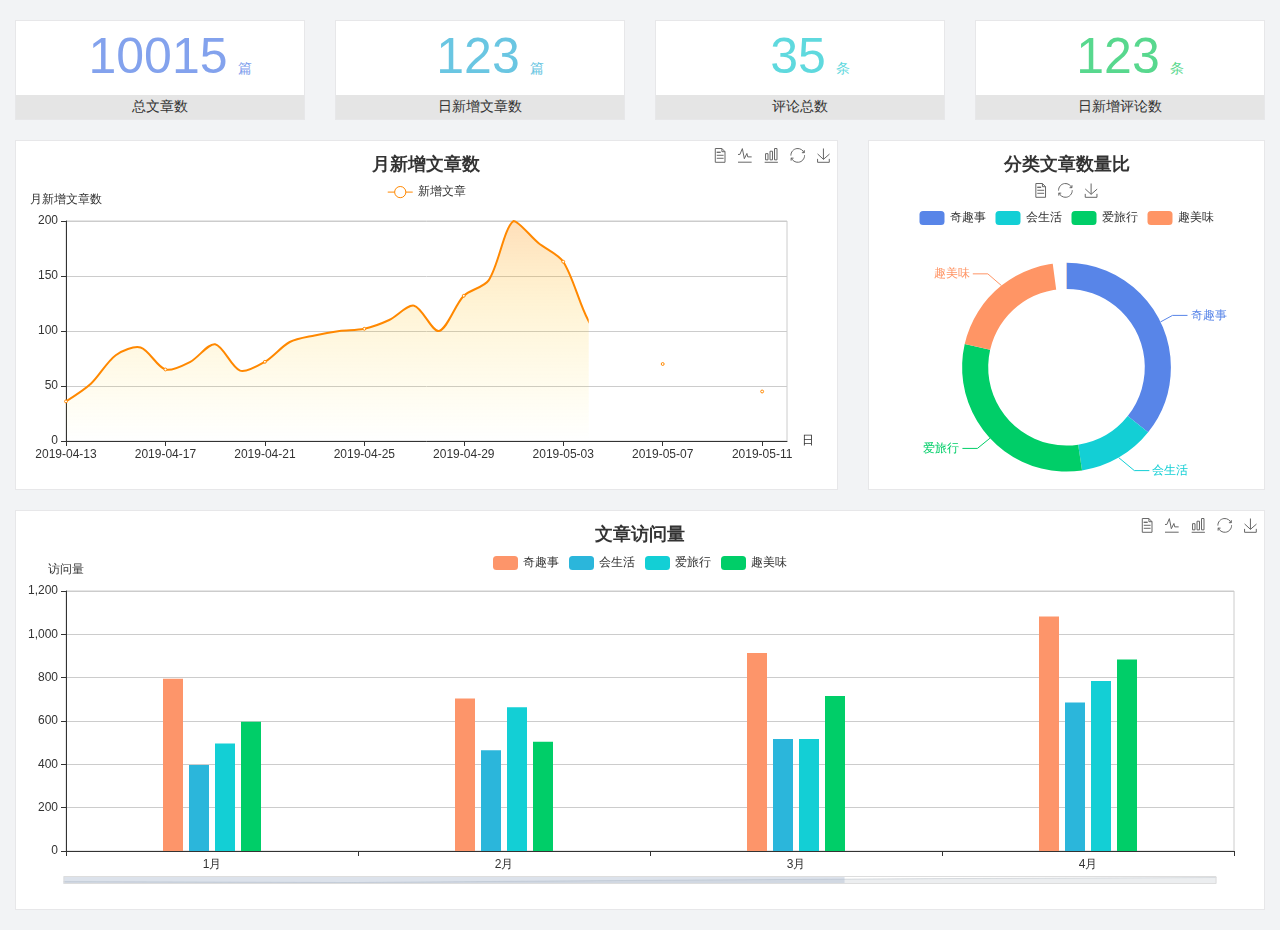
<file: home/dashboard.html>
<!DOCTYPE html>
<html lang="en">

<head>
  <meta charset="UTF-8">
  <meta name="viewport" content="width=device-width, initial-scale=1.0">
  <meta http-equiv="X-UA-Compatible" content="ie=edge">
  <title>图表统计</title>
  <link rel="stylesheet" href="../../assets/lib/bootstrap.css" />
  <link rel="stylesheet" href="../../assets/lib/main.css" />
  <script src="../../assets/lib/jquery.js"></script>
  <script type="text/javascript" src="../../assets/lib/echarts.min.js"></script>
</head>

<body>
  <div class="container-fluid">
    <div class="row spannel_list">
      <div class="col-sm-3 col-xs-6">
        <div class="spannel">
          <em>10015</em><span>篇</span>
          <b>总文章数</b>
        </div>
      </div>
      <div class="col-sm-3 col-xs-6">
        <div class="spannel scolor01">
          <em>123</em><span>篇</span>
          <b>日新增文章数</b>
        </div>
      </div>
      <div class="col-sm-3 col-xs-6">
        <div class="spannel scolor02">
          <em>35</em><span>条</span>
          <b>评论总数</b>
        </div>
      </div>
      <div class="col-sm-3 col-xs-6">
        <div class="spannel scolor03">
          <em>123</em><span>条</span>
          <b>日新增评论数</b>
        </div>
      </div>
    </div>
  </div>

  <div class="container-fluid">
    <div class="row curve-pie">
      <div class="col-lg-8 col-md-8">
        <div class="gragh_pannel" id="curve_show"></div>
      </div>
      <div class="col-lg-4 col-md-4">
        <div class="gragh_pannel" id="pie_show"></div>
      </div>
    </div>
  </div>

  <div class="container-fluid">
    <div class="column_pannel" id="column_show"></div>
  </div>

  <script>
    var oChart = echarts.init(document.getElementById('curve_show'));
    var aList_all = [
      { 'count': 36, 'date': '2019-04-13' },
      { 'count': 52, 'date': '2019-04-14' },
      { 'count': 78, 'date': '2019-04-15' },
      { 'count': 85, 'date': '2019-04-16' },
      { 'count': 65, 'date': '2019-04-17' },
      { 'count': 72, 'date': '2019-04-18' },
      { 'count': 88, 'date': '2019-04-19' },
      { 'count': 64, 'date': '2019-04-20' },
      { 'count': 72, 'date': '2019-04-21' },
      { 'count': 90, 'date': '2019-04-22' },
      { 'count': 96, 'date': '2019-04-23' },
      { 'count': 100, 'date': '2019-04-24' },
      { 'count': 102, 'date': '2019-04-25' },
      { 'count': 110, 'date': '2019-04-26' },
      { 'count': 123, 'date': '2019-04-27' },
      { 'count': 100, 'date': '2019-04-28' },
      { 'count': 132, 'date': '2019-04-29' },
      { 'count': 146, 'date': '2019-04-30' },
      { 'count': 200, 'date': '2019-05-01' },
      { 'count': 180, 'date': '2019-05-02' },
      { 'count': 163, 'date': '2019-05-03' },
      { 'count': 110, 'date': '2019-05-04' },
      { 'count': 80, 'date': '2019-05-05' },
      { 'count': 82, 'date': '2019-05-06' },
      { 'count': 70, 'date': '2019-05-07' },
      { 'count': 65, 'date': '2019-05-08' },
      { 'count': 54, 'date': '2019-05-09' },
      { 'count': 40, 'date': '2019-05-10' },
      { 'count': 45, 'date': '2019-05-11' },
      { 'count': 38, 'date': '2019-05-12' },
    ];

    let aCount = [];
    let aDate = [];

    for (var i = 0; i < aList_all.length; i++) {
      aCount.push(aList_all[i].count);
      aDate.push(aList_all[i].date);
    }

    var chartopt = {
      title: {
        text: '月新增文章数',
        left: 'center',
        top: '10'
      },
      tooltip: {
        trigger: 'axis'
      },
      legend: {
        data: ['新增文章'],
        top: '40'
      },
      toolbox: {
        show: true,
        feature: {
          mark: { show: true },
          dataView: { show: true, readOnly: false },
          magicType: { show: true, type: ['line', 'bar'] },
          restore: { show: true },
          saveAsImage: { show: true }
        }
      },
      calculable: true,
      xAxis: [
        {
          name: '日',
          type: 'category',
          boundaryGap: false,
          data: aDate
        }
      ],
      yAxis: [
        {
          name: '月新增文章数',
          type: 'value'
        }
      ],
      series: [
        {
          name: '新增文章',
          type: 'line',
          smooth: true,
          itemStyle: { normal: { areaStyle: { type: 'default' }, color: '#f80' }, lineStyle: { color: '#f80' } },
          data: aCount
        }],
      areaStyle: {
        normal: {
          color: new echarts.graphic.LinearGradient(0, 0, 0, 1, [{
            offset: 0,
            color: 'rgba(255,136,0,0.39)'
          }, {
            offset: .34,
            color: 'rgba(255,180,0,0.25)'
          }, {
            offset: 1,
            color: 'rgba(255,222,0,0.00)'
          }])

        }
      },
      grid: {
        show: true,
        x: 50,
        x2: 50,
        y: 80,
        height: 220
      }
    };

    oChart.setOption(chartopt);


    var oPie = echarts.init(document.getElementById('pie_show'));
    var oPieopt =
    {
      title: {
        top: 10,
        text: '分类文章数量比',
        x: 'center'
      },
      tooltip: {
        trigger: 'item',
        formatter: "{a} <br/>{b} : {c} ({d}%)"
      },
      color: ['#5885e8', '#13cfd5', '#00ce68', '#ff9565'],
      legend: {
        x: 'center',
        top: 65,
        data: ['奇趣事', '会生活', '爱旅行', '趣美味']
      },
      toolbox: {
        show: true,
        x: 'center',
        top: 35,
        feature: {
          mark: { show: true },
          dataView: { show: true, readOnly: false },
          magicType: {
            show: true,
            type: ['pie', 'funnel'],
            option: {
              funnel: {
                x: '25%',
                width: '50%',
                funnelAlign: 'left',
                max: 1548
              }
            }
          },
          restore: { show: true },
          saveAsImage: { show: true }
        }
      },
      calculable: true,
      series: [
        {
          name: '访问来源',
          type: 'pie',
          radius: ['45%', '60%'],
          center: ['50%', '65%'],
          data: [
            { value: 300, name: '奇趣事' },
            { value: 100, name: '会生活' },
            { value: 260, name: '爱旅行' },
            { value: 180, name: '趣美味' }
          ]
        }
      ]
    };
    oPie.setOption(oPieopt);



    var oColumn = this.echarts.init(document.getElementById('column_show'));
    var oColumnopt =
    {
      title: {
        text: '文章访问量',
        left: 'center',
        top: '10'
      },
      tooltip: {
        trigger: 'axis'
      },
      legend: {
        data: ['奇趣事', '会生活', '爱旅行', '趣美味'],
        top: '40'
      },
      toolbox: {
        show: true,
        feature: {
          mark: { show: true },
          dataView: { show: true, readOnly: false },
          magicType: { show: true, type: ['line', 'bar'] },
          restore: { show: true },
          saveAsImage: { show: true }
        }
      },
      calculable: true,
      xAxis: [
        {
          type: 'category',
          data: ['1月', '2月', '3月', '4月', '5月']
        }
      ],
      yAxis: [
        {
          name: '访问量',
          type: 'value'
        }
      ],
      series: [
        {
          name: '奇趣事',
          type: 'bar',
          barWidth: 20,
          itemStyle: {
            normal: { areaStyle: { type: 'default' }, color: '#fd956a' }
          },
          data: [800, 708, 920, 1090, 1200]
        },
        {
          name: '会生活',
          type: 'bar',
          barWidth: 20,
          itemStyle: {
            normal: { areaStyle: { type: 'default' }, color: '#2bb6db' }
          },
          data: [400, 468, 520, 690, 800]
        },
        {
          name: '爱旅行',
          type: 'bar',
          barWidth: 20,
          itemStyle: {
            normal: { areaStyle: { type: 'default' }, color: '#13cfd5' }
          },
          data: [500, 668, 520, 790, 900]
        },
        {
          name: '趣美味',
          type: 'bar',
          barWidth: 20,
          itemStyle: {
            normal: { areaStyle: { type: 'default' }, color: '#00ce68' }
          },
          data: [600, 508, 720, 890, 1000]
        }
      ],
      grid: {
        show: true,
        x: 50,
        x2: 30,
        y: 80,
        height: 260
      },
      dataZoom: [//给x轴设置滚动条
        {
          start: 0,//默认为0
          end: 100 - 1000 / 31,//默认为100
          type: 'slider',
          show: true,
          xAxisIndex: [0],
          handleSize: 0,//滑动条的 左右2个滑动条的大小
          height: 8,//组件高度
          left: 45, //左边的距离
          right: 50,//右边的距离
          bottom: 26,//右边的距离
          handleColor: '#ddd',//h滑动图标的颜色
          handleStyle: {
            borderColor: "#cacaca",
            borderWidth: "1",
            shadowBlur: 2,
            background: "#ddd",
            shadowColor: "#ddd",
          }
        }]
    };
    oColumn.setOption(oColumnopt);
  </script>
</body>

</html>
</file>
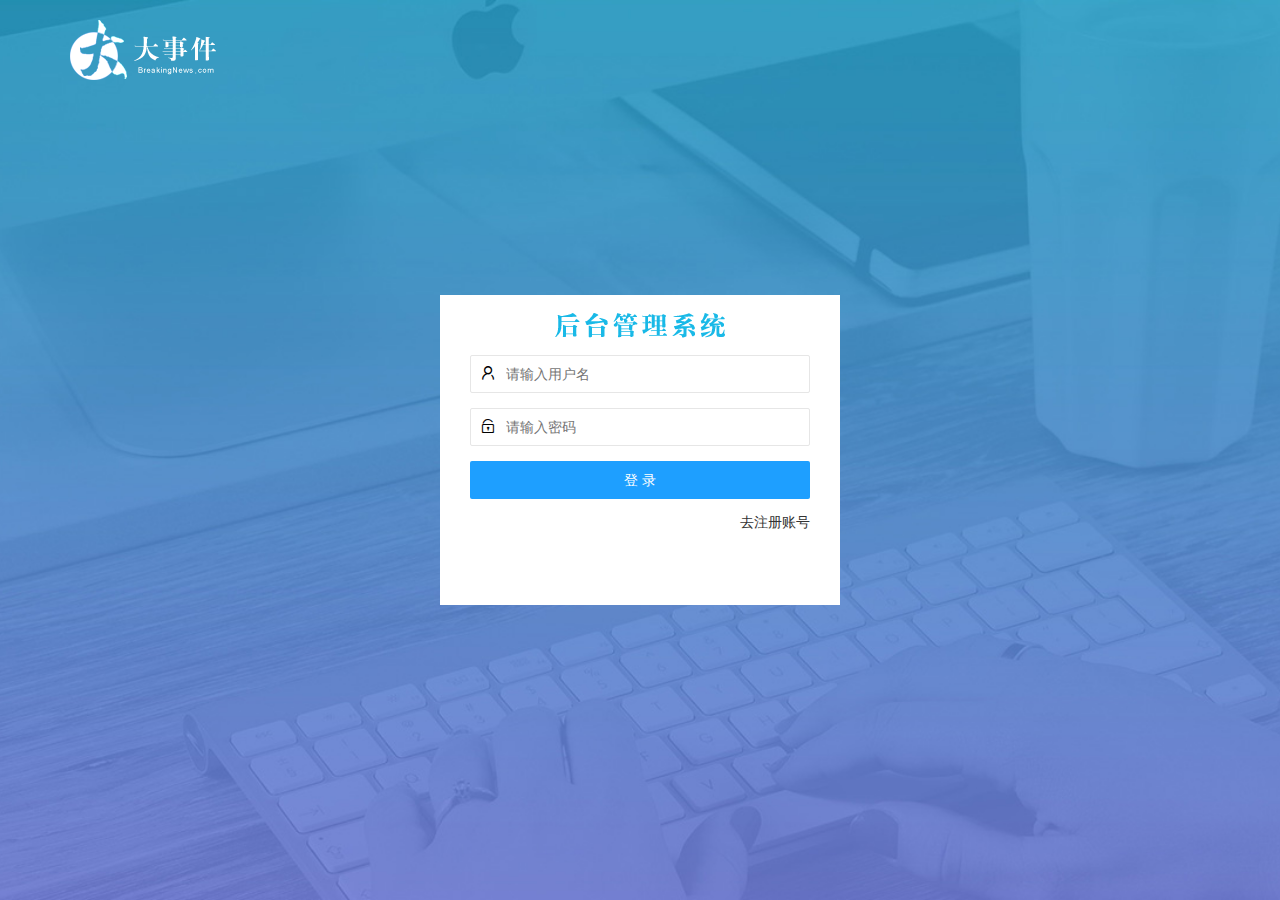
<file: home/login.html>
<!DOCTYPE html>
<html lang="en">

<head>
    <meta charset="UTF-8">
    <meta name="viewport" content="width=device-width, initial-scale=1.0">
    <title>大事件项目第二次</title>
    <link rel="stylesheet" href="/assets/lib/layui/css/layui.css">
    <link rel="stylesheet" href="/assets/css/login.css">
</head>

<body>
    <!-- logo部分 -->
    <div class="layui-main logo">
        <img src="/assets/images/logo.png" alt="">
    </div>
    <div class="box">
        <!-- 后台管理系统题目 -->
        <div class="title"></div>
        <!-- 登录和注册部分 -->
        <div class="loginAndRegister">
            <!-- 登录部分 -->
            <div class="login">
                <!-- 登录表单 -->
                <form class="layui-form" id="loginForm">
                    <div class="layui-form-item">
                        <i class="layui-icon layui-icon-username"></i>
                        <input type="text" name="username" required lay-verify="required" placeholder="请输入用户名" autocomplete="off" class="layui-input">
                    </div>
                    <div class="layui-form-item">
                        <i class="layui-icon layui-icon-password"></i>
                        <input type="password" name="password" required lay-verify="required|pass" placeholder="请输入密码" autocomplete="off" class="layui-input">
                    </div>

                    <div class="layui-form-item">
                        <button class="layui-btn layui-btn-normal layui-btn-fluid" lay-submit lay-filter="formDemo">登 录</button>
                    </div>
                </form>
                <a href="javascript:;" class="gotoRegister">去注册账号</a>
            </div>

            <!-- 注册部分 -->
            <div class="register" style="display: none;">
                <!-- 注册表单 -->
                <form class="layui-form" id="registerForm">
                    <div class="layui-form-item">
                        <i class="layui-icon layui-icon-username"></i>
                        <input type="text" name="username" required lay-verify="required" placeholder="请输入用户名" autocomplete="off" class="layui-input">
                    </div>
                    <div class="layui-form-item">
                        <i class="layui-icon layui-icon-password"></i>
                        <input type="password" name="password" required lay-verify="required|pass" placeholder="请输入密码" autocomplete="off" class="layui-input pwd_one">
                    </div>
                    <div class="layui-form-item">
                        <i class="layui-icon layui-icon-password"></i>
                        <input type="password" name="repassword" required lay-verify="required|pass|repass" placeholder="请再次输入密码" autocomplete="off" class="layui-input">
                    </div>


                    <div class="layui-form-item">
                        <button class="layui-btn layui-btn-normal layui-btn-fluid" lay-submit lay-filter="formDemo">注 册</button>
                    </div>
                </form>
                <a href="javascript:;" class="gotoLogin">去登录</a>
            </div>

        </div>
    </div>

    <!-- js部分 -->
    <script src="/assets/lib/layui/layui.all.js"></script>
    <script src="/assets/lib/jquery.js"></script>
    <script src="/assets/js/ajaxConfig.js"></script>
    <script src="/assets/js/login.js"></script>
</body>

</html>
</file>
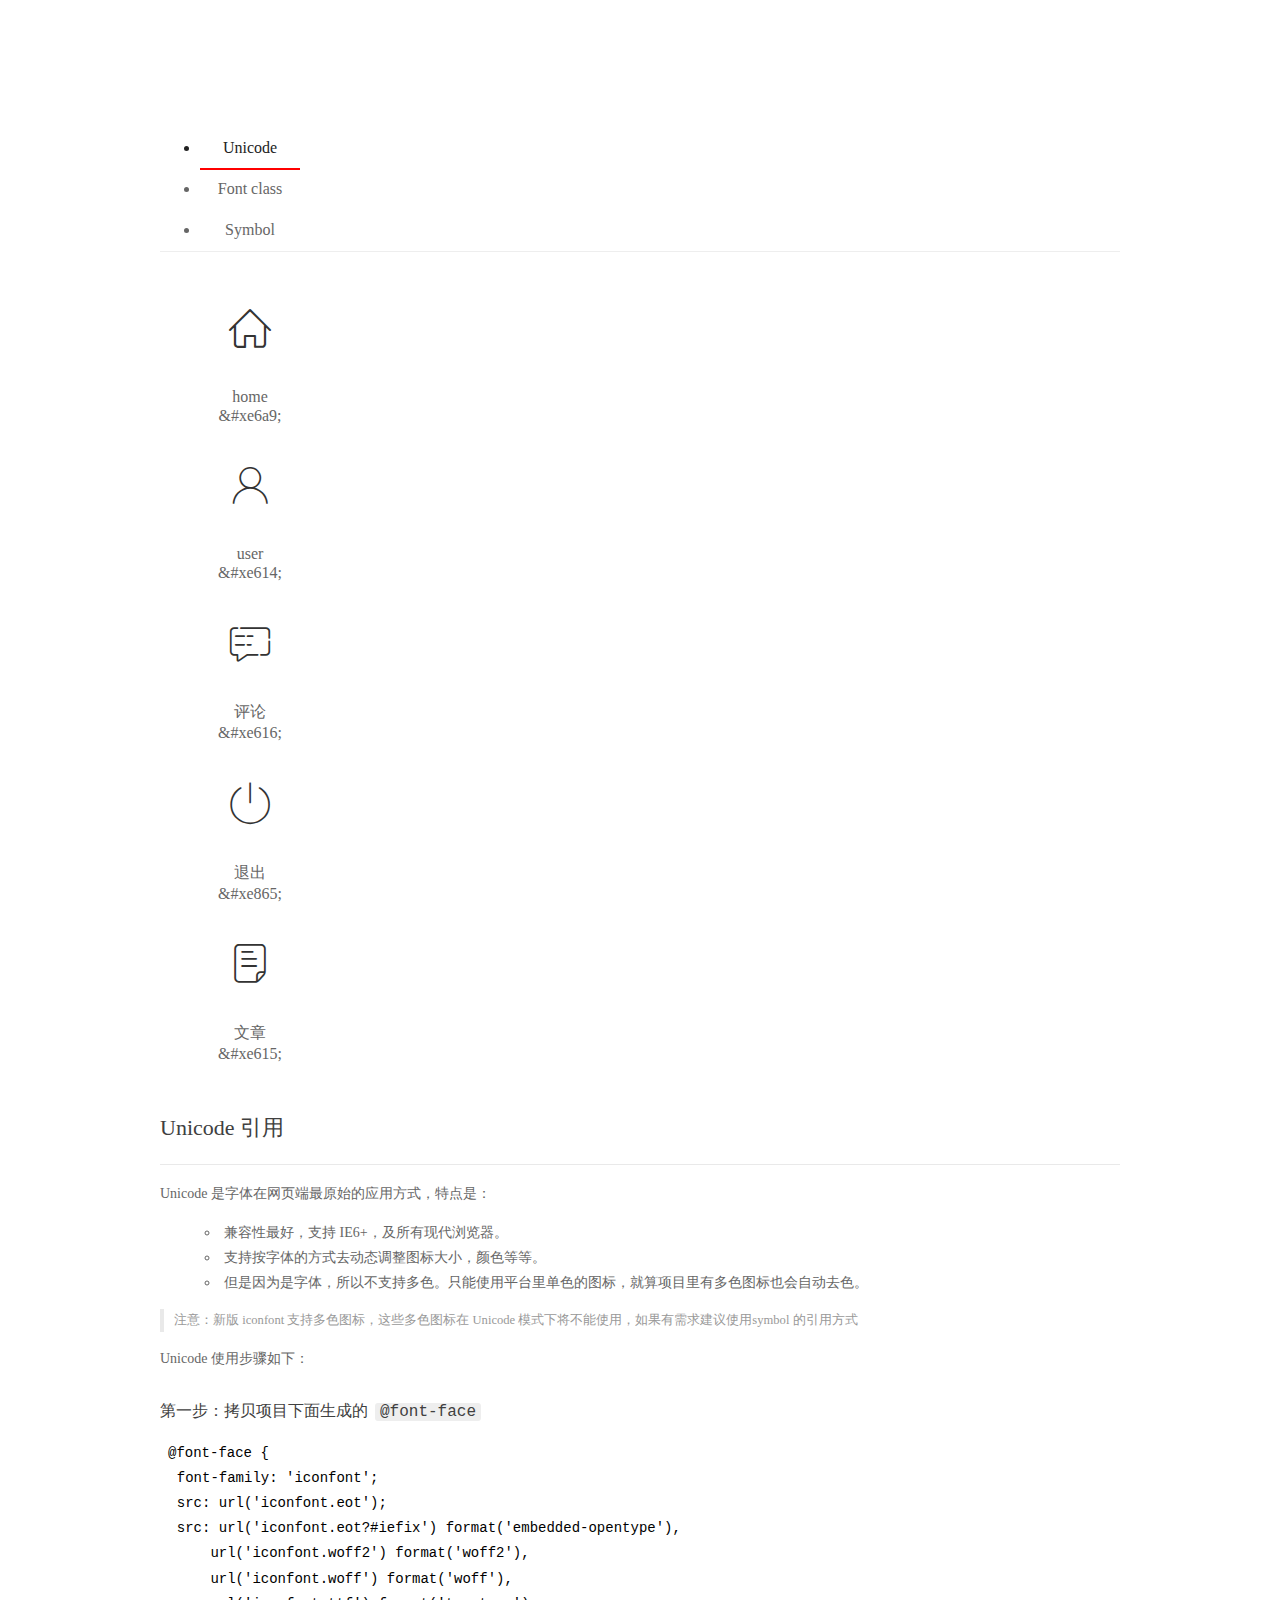
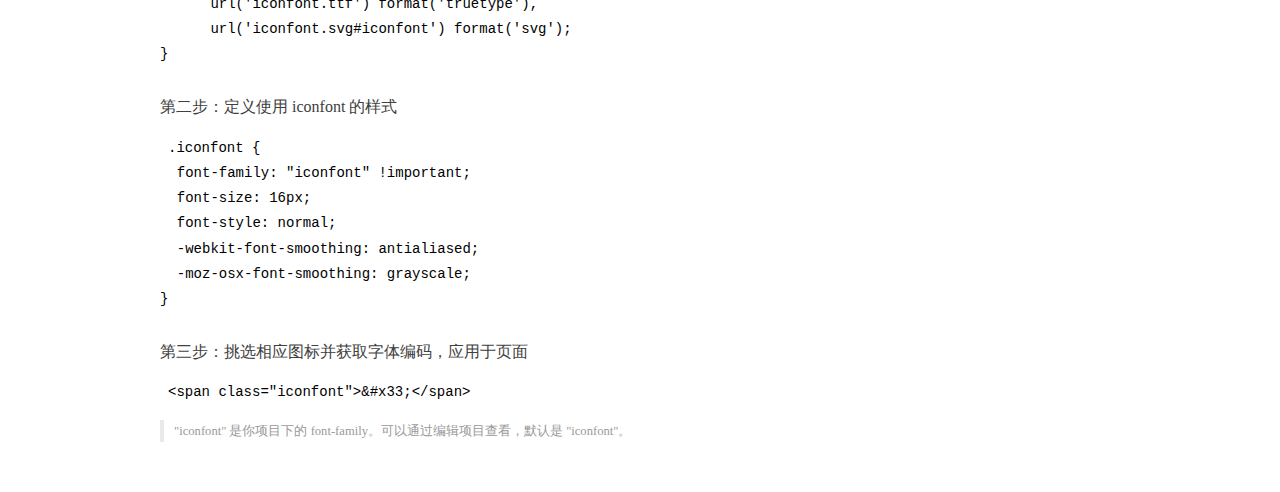
<file: assets/fonts/demo_index.html>
<!DOCTYPE html>
<html>
<head>
  <meta charset="utf-8"/>
  <title>IconFont Demo</title>
  <link rel="shortcut icon" href="https://gtms04.alicdn.com/tps/i4/TB1_oz6GVXXXXaFXpXXJDFnIXXX-64-64.ico" type="image/x-icon"/>
  <link rel="stylesheet" href="https://g.alicdn.com/thx/cube/1.3.2/cube.min.css">
  <link rel="stylesheet" href="demo.css">
  <link rel="stylesheet" href="iconfont.css">
  <script src="iconfont.js"></script>
  <!-- jQuery -->
  <script src="https://a1.alicdn.com/oss/uploads/2018/12/26/7bfddb60-08e8-11e9-9b04-53e73bb6408b.js"></script>
  <!-- 代码高亮 -->
  <script src="https://a1.alicdn.com/oss/uploads/2018/12/26/a3f714d0-08e6-11e9-8a15-ebf944d7534c.js"></script>
</head>
<body>
  <div class="main">
    <h1 class="logo"><a href="https://www.iconfont.cn/" title="iconfont 首页" target="_blank">&#xe86b;</a></h1>
    <div class="nav-tabs">
      <ul id="tabs" class="dib-box">
        <li class="dib active"><span>Unicode</span></li>
        <li class="dib"><span>Font class</span></li>
        <li class="dib"><span>Symbol</span></li>
      </ul>
      
    </div>
    <div class="tab-container">
      <div class="content unicode" style="display: block;">
          <ul class="icon_lists dib-box">
          
            <li class="dib">
              <span class="icon iconfont">&#xe6a9;</span>
                <div class="name">home</div>
                <div class="code-name">&amp;#xe6a9;</div>
              </li>
          
            <li class="dib">
              <span class="icon iconfont">&#xe614;</span>
                <div class="name">user</div>
                <div class="code-name">&amp;#xe614;</div>
              </li>
          
            <li class="dib">
              <span class="icon iconfont">&#xe616;</span>
                <div class="name">评论</div>
                <div class="code-name">&amp;#xe616;</div>
              </li>
          
            <li class="dib">
              <span class="icon iconfont">&#xe865;</span>
                <div class="name">退出</div>
                <div class="code-name">&amp;#xe865;</div>
              </li>
          
            <li class="dib">
              <span class="icon iconfont">&#xe615;</span>
                <div class="name">文章</div>
                <div class="code-name">&amp;#xe615;</div>
              </li>
          
          </ul>
          <div class="article markdown">
          <h2 id="unicode-">Unicode 引用</h2>
          <hr>

          <p>Unicode 是字体在网页端最原始的应用方式，特点是：</p>
          <ul>
            <li>兼容性最好，支持 IE6+，及所有现代浏览器。</li>
            <li>支持按字体的方式去动态调整图标大小，颜色等等。</li>
            <li>但是因为是字体，所以不支持多色。只能使用平台里单色的图标，就算项目里有多色图标也会自动去色。</li>
          </ul>
          <blockquote>
            <p>注意：新版 iconfont 支持多色图标，这些多色图标在 Unicode 模式下将不能使用，如果有需求建议使用symbol 的引用方式</p>
          </blockquote>
          <p>Unicode 使用步骤如下：</p>
          <h3 id="-font-face">第一步：拷贝项目下面生成的 <code>@font-face</code></h3>
<pre><code class="language-css"
>@font-face {
  font-family: 'iconfont';
  src: url('iconfont.eot');
  src: url('iconfont.eot?#iefix') format('embedded-opentype'),
      url('iconfont.woff2') format('woff2'),
      url('iconfont.woff') format('woff'),
      url('iconfont.ttf') format('truetype'),
      url('iconfont.svg#iconfont') format('svg');
}
</code></pre>
          <h3 id="-iconfont-">第二步：定义使用 iconfont 的样式</h3>
<pre><code class="language-css"
>.iconfont {
  font-family: "iconfont" !important;
  font-size: 16px;
  font-style: normal;
  -webkit-font-smoothing: antialiased;
  -moz-osx-font-smoothing: grayscale;
}
</code></pre>
          <h3 id="-">第三步：挑选相应图标并获取字体编码，应用于页面</h3>
<pre>
<code class="language-html"
>&lt;span class="iconfont"&gt;&amp;#x33;&lt;/span&gt;
</code></pre>
          <blockquote>
            <p>"iconfont" 是你项目下的 font-family。可以通过编辑项目查看，默认是 "iconfont"。</p>
          </blockquote>
          </div>
      </div>
      <div class="content font-class">
        <ul class="icon_lists dib-box">
          
          <li class="dib">
            <span class="icon iconfont icon-home"></span>
            <div class="name">
              home
            </div>
            <div class="code-name">.icon-home
            </div>
          </li>
          
          <li class="dib">
            <span class="icon iconfont icon-user"></span>
            <div class="name">
              user
            </div>
            <div class="code-name">.icon-user
            </div>
          </li>
          
          <li class="dib">
            <span class="icon iconfont icon-pinglun"></span>
            <div class="name">
              评论
            </div>
            <div class="code-name">.icon-pinglun
            </div>
          </li>
          
          <li class="dib">
            <span class="icon iconfont icon-tuichu"></span>
            <div class="name">
              退出
            </div>
            <div class="code-name">.icon-tuichu
            </div>
          </li>
          
          <li class="dib">
            <span class="icon iconfont icon-16"></span>
            <div class="name">
              文章
            </div>
            <div class="code-name">.icon-16
            </div>
          </li>
          
        </ul>
        <div class="article markdown">
        <h2 id="font-class-">font-class 引用</h2>
        <hr>

        <p>font-class 是 Unicode 使用方式的一种变种，主要是解决 Unicode 书写不直观，语意不明确的问题。</p>
        <p>与 Unicode 使用方式相比，具有如下特点：</p>
        <ul>
          <li>兼容性良好，支持 IE8+，及所有现代浏览器。</li>
          <li>相比于 Unicode 语意明确，书写更直观。可以很容易分辨这个 icon 是什么。</li>
          <li>因为使用 class 来定义图标，所以当要替换图标时，只需要修改 class 里面的 Unicode 引用。</li>
          <li>不过因为本质上还是使用的字体，所以多色图标还是不支持的。</li>
        </ul>
        <p>使用步骤如下：</p>
        <h3 id="-fontclass-">第一步：引入项目下面生成的 fontclass 代码：</h3>
<pre><code class="language-html">&lt;link rel="stylesheet" href="./iconfont.css"&gt;
</code></pre>
        <h3 id="-">第二步：挑选相应图标并获取类名，应用于页面：</h3>
<pre><code class="language-html">&lt;span class="iconfont icon-xxx"&gt;&lt;/span&gt;
</code></pre>
        <blockquote>
          <p>"
            iconfont" 是你项目下的 font-family。可以通过编辑项目查看，默认是 "iconfont"。</p>
        </blockquote>
      </div>
      </div>
      <div class="content symbol">
          <ul class="icon_lists dib-box">
          
            <li class="dib">
                <svg class="icon svg-icon" aria-hidden="true">
                  <use xlink:href="#icon-home"></use>
                </svg>
                <div class="name">home</div>
                <div class="code-name">#icon-home</div>
            </li>
          
            <li class="dib">
                <svg class="icon svg-icon" aria-hidden="true">
                  <use xlink:href="#icon-user"></use>
                </svg>
                <div class="name">user</div>
                <div class="code-name">#icon-user</div>
            </li>
          
            <li class="dib">
                <svg class="icon svg-icon" aria-hidden="true">
                  <use xlink:href="#icon-pinglun"></use>
                </svg>
                <div class="name">评论</div>
                <div class="code-name">#icon-pinglun</div>
            </li>
          
            <li class="dib">
                <svg class="icon svg-icon" aria-hidden="true">
                  <use xlink:href="#icon-tuichu"></use>
                </svg>
                <div class="name">退出</div>
                <div class="code-name">#icon-tuichu</div>
            </li>
          
            <li class="dib">
                <svg class="icon svg-icon" aria-hidden="true">
                  <use xlink:href="#icon-16"></use>
                </svg>
                <div class="name">文章</div>
                <div class="code-name">#icon-16</div>
            </li>
          
          </ul>
          <div class="article markdown">
          <h2 id="symbol-">Symbol 引用</h2>
          <hr>

          <p>这是一种全新的使用方式，应该说这才是未来的主流，也是平台目前推荐的用法。相关介绍可以参考这篇<a href="">文章</a>
            这种用法其实是做了一个 SVG 的集合，与另外两种相比具有如下特点：</p>
          <ul>
            <li>支持多色图标了，不再受单色限制。</li>
            <li>通过一些技巧，支持像字体那样，通过 <code>font-size</code>, <code>color</code> 来调整样式。</li>
            <li>兼容性较差，支持 IE9+，及现代浏览器。</li>
            <li>浏览器渲染 SVG 的性能一般，还不如 png。</li>
          </ul>
          <p>使用步骤如下：</p>
          <h3 id="-symbol-">第一步：引入项目下面生成的 symbol 代码：</h3>
<pre><code class="language-html">&lt;script src="./iconfont.js"&gt;&lt;/script&gt;
</code></pre>
          <h3 id="-css-">第二步：加入通用 CSS 代码（引入一次就行）：</h3>
<pre><code class="language-html">&lt;style&gt;
.icon {
  width: 1em;
  height: 1em;
  vertical-align: -0.15em;
  fill: currentColor;
  overflow: hidden;
}
&lt;/style&gt;
</code></pre>
          <h3 id="-">第三步：挑选相应图标并获取类名，应用于页面：</h3>
<pre><code class="language-html">&lt;svg class="icon" aria-hidden="true"&gt;
  &lt;use xlink:href="#icon-xxx"&gt;&lt;/use&gt;
&lt;/svg&gt;
</code></pre>
          </div>
      </div>

    </div>
  </div>
  <script>
  $(document).ready(function () {
      $('.tab-container .content:first').show()

      $('#tabs li').click(function (e) {
        var tabContent = $('.tab-container .content')
        var index = $(this).index()

        if ($(this).hasClass('active')) {
          return
        } else {
          $('#tabs li').removeClass('active')
          $(this).addClass('active')

          tabContent.hide().eq(index).fadeIn()
        }
      })
    })
  </script>
</body>
</html>
</file>
<file: assets/lib/main.css>
body{
    font-family:'MicroSoft YaHei';
    background-color: #f2f3f5;
}
.main_wrap{
    position:fixed;
    width:100%;
    height:100%;
    left:0px;
    top:0px;
    background:url('../images/login_bg.jpg'); 
    background-size:100% 100%; 
  }
.header{
    width:1200px;
    overflow: hidden;
    margin:20px auto 0;
}
.heade .logo{
    float: left;
}
.header .copyright{
    float:right;
    font-size:12px;
    color:#fff;
    text-align:right;
    line-height:20px;
    margin-top:10px;
}
.login_form_con{
    position:absolute;
    left:50%;
    top:50%;
    margin-left:-200px;
    margin-top:-155px;
    width:400px;
    height:310px;
    background-color: #edeff0;
}

.login_form{
    position: relative;
}

.login_form .icon-user{
    position:absolute;
    font-size:16px;
    color:#999;
    left:46px;
    top:12px;
}
.login_form .icon-key{
    position:absolute;
    font-size:18px;
    color:#999;
    left:46px;
    top:78px;
}
.login_title{
    height:60px;
    background:url('../images/login_title.png') center center no-repeat #fff;
}
.input_txt,.input_pass,.input_sub{
    display:block;
    width:334px;
    height:37px;
    padding:0px;
    text-indent:40px;
    border:1px solid #ddd;
    margin:27px auto 0;
    outline:none;
}
.input_sub{
    margin-top:40px;
    height:42px;
    background-color: #19b9e7;
    text-indent:0px;
    font-size:18px;
    color:#fff;
    cursor: pointer;
}
.input_sub:hover{
    background-color: #08a0cc;
}

.sider{
    position:fixed;
    left:0;
    top:0;
    bottom:0;
    width:210px;
    background-color: #323745;
}
.sider .logo{
    display:block;
    height:56px;
    background-color: #242732;
    overflow: hidden;
}
.sider .logo img{
    display:block;
    margin:6px auto 0;
}
.user_info{
    height:79px;
    border-bottom:1px solid #5a5e6b;
}

.user_info img{
    float: left;
    width:40px;
    height:40px;
    border-radius:20px;
    margin:19px 0 0 30px;
}
.user_info span{
    float: left;
    width:120px;
    font-size:12px;
    color:#fff;
    margin:23px 0 0 20px;
}
.user_info b{
    float: left;
    width: 120px;
    font-weight:normal;
    font-size:12px;
    color:#adafb5;
    margin:2px 0 0 20px;
}

.menu .level01{
    height:50px;
    line-height:50px;
}
.menu .level01 a{
    display:block;
    height:50px;
    font-size:12px;
    color:#adafb5;
    overflow: hidden;
}
.menu .level01.active a{
    background-color: #1378f0;
    color:#fff;
}
.menu .level01.active i{
    color:#fff;
}

.menu .level01 a:hover{
    background-color: #1378f0;
    color:#fff;
}
.menu .level01 a:hover i{
    color:#fff;
}
.menu .level01 i{
    color:#61646f;
    font-size:22px;
    float: left;
    margin-left:26px;
}
.menu .level01 span{
    float: left;
    margin-left:10px;
}
.menu .level01 b{
    float: right;
    margin-right:20px;
    font-weight:normal;
    transform:rotate(90deg);
    transition:all 500ms ease;
}

.menu .level01 .rotate0{
    transform:rotate(0deg);
}

.menu .level02{
    background: #242732;
    display:none;
}


.menu .level02 li{
    height:40px;
    line-height:40px;
}
.menu .level02 li a{
    display:block;
    height:40px;
    font-size:12px;
    color:#adafb5;
    overflow: hidden;
}

.menu .level02 li a:hover{
    background-color: #1378f0;
    color:#fff;
}

.menu .level02 li i{
    font-size:12px;
    float: left;
    margin-left:60px;
}
.menu .level02 li span{
    font-size:12px;
    float: left;
    margin-left:5px;
}

.menu .level02 .active a{
    color:#ffae00;
}

.header_bar{
    position:fixed;
    left:210px;
    right:0;
    top:0;
    height:56px;
    background-color: #fff;
}

.main{
    position:fixed;
    left:210px;
    top:56px;
    right:0;
    bottom:0;
    background-color: #f2f3f5;
}

.search_form{
    width:218px;
    height:33px;
    border:1px solid #ddd;
    background-color: #f2f3f5;
    border-radius:16px;
    float: left;
    margin:12px 0 0 27px;
}

.search_form input{
    padding:0px;
    margin:0px;
    border:0px;
    float: left;
    background-color: #f2f3f5;
    font-size:12px;
    width:175px;
    height:31px;
    margin-left:12px;
    outline:none;
   
}

.search_form .icon-search{
    line-height:33px;
    cursor: pointer;
    font-size:18px;
    color:#abaebb;
}
.user_center_link{
    float:right;

}
.user_center_link a{
    line-height:56px;
    font-size:12px;
    color:#999;
    margin-right:15px;
}
.user_center_link a:hover{
    color:#ffae00
}

.user_center_link img{
    width:42px;
    height:42px;
    border-radius:32px;
    margin-right:10px;
}

.spannel_list{
    margin-top:20px;
}

.spannel{
	height:100px;
	overflow:hidden;
	text-align:center;
    position:relative;
    background-color: #fff;
    border:1px solid #e7e7e9;
    margin-bottom:20px;
}

.spannel em{
    font-style:normal;
	font-size:50px;
	line-height:50px;
	display:inline-block;
	margin:10px 0 0 20px;
	font-family:'Arial';
	color:#83a2ed;
}

.spannel span{
	font-size:14px;
	display:inline-block;
	color:#83a2ed;
	margin-left:10px;
}

.spannel b{
	position:absolute;
	left:0;
	bottom:0;
	width:100%;
	line-height:24px;
	background:#e5e5e5;
	color:#333;
	font-size:14px;
	font-weight:normal;
}

.scolor01 em,.scolor01 span{
	color:#6ac6e2;
}

.scolor02 em,.scolor02 span{
	color:#5fd9de;
}

.scolor03 em,.scolor03 span{
	color:#58d88e;
}


.gragh_pannel{
    height:350px;
    border:1px solid #e7e7e9;
    background-color: #fff!important; 
    margin-bottom:20px;  
}

.column_pannel{
    margin-bottom:20px;
    height:400px;
    border:1px solid #e7e7e9;
    background-color: #fff!important;   
}

.common_title{
    line-height:42px;
    background-color: #fbfbfb;
    border:1px solid #e7e7e9;
    margin-top:20px;
    text-indent: 15px;
    font-size:14px;
    color:#333;
}

.common_con{
    border:1px solid #e7e7e9;
    border-top:0px;
    background-color: #fff;
    padding-bottom:20px;
    margin-bottom:20px;
}
.opt_btns{
    margin-top:20px;
}

.mp20{
    margin-top:20px;
}

.pagination{   
   margin:0;
}

.article_form{
    margin-top:20px;
}

.form-group{
    margin-bottom:25px;
}

.form-group label{
    font-weight:normal;
    color:#666;
}

.icon-icondate{
    line-height:16px;
}

.user_pic{
    width:100px;
    height:100px;
    margin-bottom:10px;
}

.article_cover{
    width:200px;
    height:200px;
    margin-bottom:10px;
}
</file>
<file: assets/lib/layui/css/layui.css>
/** layui-v2.5.6 MIT License By https://www.layui.com */
 .layui-inline,img{display:inline-block;vertical-align:middle}h1,h2,h3,h4,h5,h6{font-weight:400}.layui-edge,.layui-header,.layui-inline,.layui-main{position:relative}.layui-body,.layui-edge,.layui-elip{overflow:hidden}.layui-btn,.layui-edge,.layui-inline,img{vertical-align:middle}.layui-btn,.layui-disabled,.layui-icon,.layui-unselect{-moz-user-select:none;-webkit-user-select:none;-ms-user-select:none}.layui-elip,.layui-form-checkbox span,.layui-form-pane .layui-form-label{text-overflow:ellipsis;white-space:nowrap}.layui-breadcrumb,.layui-tree-btnGroup{visibility:hidden}blockquote,body,button,dd,div,dl,dt,form,h1,h2,h3,h4,h5,h6,input,li,ol,p,pre,td,textarea,th,ul{margin:0;padding:0;-webkit-tap-highlight-color:rgba(0,0,0,0)}a:active,a:hover{outline:0}img{border:none}li{list-style:none}table{border-collapse:collapse;border-spacing:0}h4,h5,h6{font-size:100%}button,input,optgroup,option,select,textarea{font-family:inherit;font-size:inherit;font-style:inherit;font-weight:inherit;outline:0}pre{white-space:pre-wrap;white-space:-moz-pre-wrap;white-space:-pre-wrap;white-space:-o-pre-wrap;word-wrap:break-word}body{line-height:24px;font:14px Helvetica Neue,Helvetica,PingFang SC,Tahoma,Arial,sans-serif}hr{height:1px;margin:10px 0;border:0;clear:both}a{color:#333;text-decoration:none}a:hover{color:#777}a cite{font-style:normal;*cursor:pointer}.layui-border-box,.layui-border-box *{box-sizing:border-box}.layui-box,.layui-box *{box-sizing:content-box}.layui-clear{clear:both;*zoom:1}.layui-clear:after{content:'\20';clear:both;*zoom:1;display:block;height:0}.layui-inline{*display:inline;*zoom:1}.layui-edge{display:inline-block;width:0;height:0;border-width:6px;border-style:dashed;border-color:transparent}.layui-edge-top{top:-4px;border-bottom-color:#999;border-bottom-style:solid}.layui-edge-right{border-left-color:#999;border-left-style:solid}.layui-edge-bottom{top:2px;border-top-color:#999;border-top-style:solid}.layui-edge-left{border-right-color:#999;border-right-style:solid}.layui-disabled,.layui-disabled:hover{color:#d2d2d2!important;cursor:not-allowed!important}.layui-circle{border-radius:100%}.layui-show{display:block!important}.layui-hide{display:none!important}@font-face{font-family:layui-icon;src:url(../font/iconfont.eot?v=256);src:url(../font/iconfont.eot?v=256#iefix) format('embedded-opentype'),url(../font/iconfont.woff2?v=256) format('woff2'),url(../font/iconfont.woff?v=256) format('woff'),url(../font/iconfont.ttf?v=256) format('truetype'),url(../font/iconfont.svg?v=256#layui-icon) format('svg')}.layui-icon{font-family:layui-icon!important;font-size:16px;font-style:normal;-webkit-font-smoothing:antialiased;-moz-osx-font-smoothing:grayscale}.layui-icon-reply-fill:before{content:"\e611"}.layui-icon-set-fill:before{content:"\e614"}.layui-icon-menu-fill:before{content:"\e60f"}.layui-icon-search:before{content:"\e615"}.layui-icon-share:before{content:"\e641"}.layui-icon-set-sm:before{content:"\e620"}.layui-icon-engine:before{content:"\e628"}.layui-icon-close:before{content:"\1006"}.layui-icon-close-fill:before{content:"\1007"}.layui-icon-chart-screen:before{content:"\e629"}.layui-icon-star:before{content:"\e600"}.layui-icon-circle-dot:before{content:"\e617"}.layui-icon-chat:before{content:"\e606"}.layui-icon-release:before{content:"\e609"}.layui-icon-list:before{content:"\e60a"}.layui-icon-chart:before{content:"\e62c"}.layui-icon-ok-circle:before{content:"\1005"}.layui-icon-layim-theme:before{content:"\e61b"}.layui-icon-table:before{content:"\e62d"}.layui-icon-right:before{content:"\e602"}.layui-icon-left:before{content:"\e603"}.layui-icon-cart-simple:before{content:"\e698"}.layui-icon-face-cry:before{content:"\e69c"}.layui-icon-face-smile:before{content:"\e6af"}.layui-icon-survey:before{content:"\e6b2"}.layui-icon-tree:before{content:"\e62e"}.layui-icon-ie:before{content:"\e7bb"}.layui-icon-upload-circle:before{content:"\e62f"}.layui-icon-add-circle:before{content:"\e61f"}.layui-icon-download-circle:before{content:"\e601"}.layui-icon-templeate-1:before{content:"\e630"}.layui-icon-util:before{content:"\e631"}.layui-icon-face-surprised:before{content:"\e664"}.layui-icon-edit:before{content:"\e642"}.layui-icon-speaker:before{content:"\e645"}.layui-icon-down:before{content:"\e61a"}.layui-icon-file:before{content:"\e621"}.layui-icon-layouts:before{content:"\e632"}.layui-icon-rate-half:before{content:"\e6c9"}.layui-icon-add-circle-fine:before{content:"\e608"}.layui-icon-prev-circle:before{content:"\e633"}.layui-icon-read:before{content:"\e705"}.layui-icon-404:before{content:"\e61c"}.layui-icon-carousel:before{content:"\e634"}.layui-icon-help:before{content:"\e607"}.layui-icon-code-circle:before{content:"\e635"}.layui-icon-windows:before{content:"\e67f"}.layui-icon-water:before{content:"\e636"}.layui-icon-username:before{content:"\e66f"}.layui-icon-find-fill:before{content:"\e670"}.layui-icon-about:before{content:"\e60b"}.layui-icon-location:before{content:"\e715"}.layui-icon-up:before{content:"\e619"}.layui-icon-pause:before{content:"\e651"}.layui-icon-date:before{content:"\e637"}.layui-icon-layim-uploadfile:before{content:"\e61d"}.layui-icon-delete:before{content:"\e640"}.layui-icon-play:before{content:"\e652"}.layui-icon-top:before{content:"\e604"}.layui-icon-firefox:before{content:"\e686"}.layui-icon-friends:before{content:"\e612"}.layui-icon-refresh-3:before{content:"\e9aa"}.layui-icon-ok:before{content:"\e605"}.layui-icon-layer:before{content:"\e638"}.layui-icon-face-smile-fine:before{content:"\e60c"}.layui-icon-dollar:before{content:"\e659"}.layui-icon-group:before{content:"\e613"}.layui-icon-layim-download:before{content:"\e61e"}.layui-icon-picture-fine:before{content:"\e60d"}.layui-icon-link:before{content:"\e64c"}.layui-icon-diamond:before{content:"\e735"}.layui-icon-log:before{content:"\e60e"}.layui-icon-key:before{content:"\e683"}.layui-icon-rate-solid:before{content:"\e67a"}.layui-icon-fonts-del:before{content:"\e64f"}.layui-icon-unlink:before{content:"\e64d"}.layui-icon-fonts-clear:before{content:"\e639"}.layui-icon-triangle-r:before{content:"\e623"}.layui-icon-circle:before{content:"\e63f"}.layui-icon-radio:before{content:"\e643"}.layui-icon-align-center:before{content:"\e647"}.layui-icon-align-right:before{content:"\e648"}.layui-icon-align-left:before{content:"\e649"}.layui-icon-loading-1:before{content:"\e63e"}.layui-icon-return:before{content:"\e65c"}.layui-icon-fonts-strong:before{content:"\e62b"}.layui-icon-upload:before{content:"\e67c"}.layui-icon-dialogue:before{content:"\e63a"}.layui-icon-video:before{content:"\e6ed"}.layui-icon-headset:before{content:"\e6fc"}.layui-icon-cellphone-fine:before{content:"\e63b"}.layui-icon-add-1:before{content:"\e654"}.layui-icon-face-smile-b:before{content:"\e650"}.layui-icon-fonts-html:before{content:"\e64b"}.layui-icon-screen-full:before{content:"\e622"}.layui-icon-form:before{content:"\e63c"}.layui-icon-cart:before{content:"\e657"}.layui-icon-camera-fill:before{content:"\e65d"}.layui-icon-tabs:before{content:"\e62a"}.layui-icon-heart-fill:before{content:"\e68f"}.layui-icon-fonts-code:before{content:"\e64e"}.layui-icon-ios:before{content:"\e680"}.layui-icon-at:before{content:"\e687"}.layui-icon-fire:before{content:"\e756"}.layui-icon-set:before{content:"\e716"}.layui-icon-fonts-u:before{content:"\e646"}.layui-icon-triangle-d:before{content:"\e625"}.layui-icon-tips:before{content:"\e702"}.layui-icon-picture:before{content:"\e64a"}.layui-icon-more-vertical:before{content:"\e671"}.layui-icon-bluetooth:before{content:"\e689"}.layui-icon-flag:before{content:"\e66c"}.layui-icon-loading:before{content:"\e63d"}.layui-icon-fonts-i:before{content:"\e644"}.layui-icon-refresh-1:before{content:"\e666"}.layui-icon-rmb:before{content:"\e65e"}.layui-icon-addition:before{content:"\e624"}.layui-icon-home:before{content:"\e68e"}.layui-icon-time:before{content:"\e68d"}.layui-icon-user:before{content:"\e770"}.layui-icon-notice:before{content:"\e667"}.layui-icon-chrome:before{content:"\e68a"}.layui-icon-edge:before{content:"\e68b"}.layui-icon-login-weibo:before{content:"\e675"}.layui-icon-voice:before{content:"\e688"}.layui-icon-upload-drag:before{content:"\e681"}.layui-icon-login-qq:before{content:"\e676"}.layui-icon-snowflake:before{content:"\e6b1"}.layui-icon-heart:before{content:"\e68c"}.layui-icon-logout:before{content:"\e682"}.layui-icon-file-b:before{content:"\e655"}.layui-icon-template:before{content:"\e663"}.layui-icon-transfer:before{content:"\e691"}.layui-icon-auz:before{content:"\e672"}.layui-icon-console:before{content:"\e665"}.layui-icon-app:before{content:"\e653"}.layui-icon-prev:before{content:"\e65a"}.layui-icon-website:before{content:"\e7ae"}.layui-icon-next:before{content:"\e65b"}.layui-icon-component:before{content:"\e857"}.layui-icon-android:before{content:"\e684"}.layui-icon-more:before{content:"\e65f"}.layui-icon-login-wechat:before{content:"\e677"}.layui-icon-shrink-right:before{content:"\e668"}.layui-icon-spread-left:before{content:"\e66b"}.layui-icon-camera:before{content:"\e660"}.layui-icon-note:before{content:"\e66e"}.layui-icon-refresh:before{content:"\e669"}.layui-icon-female:before{content:"\e661"}.layui-icon-male:before{content:"\e662"}.layui-icon-screen-restore:before{content:"\e758"}.layui-icon-password:before{content:"\e673"}.layui-icon-senior:before{content:"\e674"}.layui-icon-theme:before{content:"\e66a"}.layui-icon-tread:before{content:"\e6c5"}.layui-icon-praise:before{content:"\e6c6"}.layui-icon-star-fill:before{content:"\e658"}.layui-icon-rate:before{content:"\e67b"}.layui-icon-template-1:before{content:"\e656"}.layui-icon-vercode:before{content:"\e679"}.layui-icon-service:before{content:"\e626"}.layui-icon-cellphone:before{content:"\e678"}.layui-icon-print:before{content:"\e66d"}.layui-icon-cols:before{content:"\e610"}.layui-icon-wifi:before{content:"\e7e0"}.layui-icon-export:before{content:"\e67d"}.layui-icon-rss:before{content:"\e808"}.layui-icon-slider:before{content:"\e714"}.layui-icon-email:before{content:"\e618"}.layui-icon-subtraction:before{content:"\e67e"}.layui-icon-mike:before{content:"\e6dc"}.layui-icon-light:before{content:"\e748"}.layui-icon-gift:before{content:"\e627"}.layui-icon-mute:before{content:"\e685"}.layui-icon-reduce-circle:before{content:"\e616"}.layui-icon-music:before{content:"\e690"}.layui-main{width:1140px;margin:0 auto}.layui-header{z-index:1000;height:60px}.layui-header a:hover{transition:all .5s;-webkit-transition:all .5s}.layui-side{position:fixed;left:0;top:0;bottom:0;z-index:999;width:200px;overflow-x:hidden}.layui-side-scroll{position:relative;width:220px;height:100%;overflow-x:hidden}.layui-body{position:absolute;left:200px;right:0;top:0;bottom:0;z-index:998;width:auto;overflow-y:auto;box-sizing:border-box}.layui-layout-body{overflow:hidden}.layui-layout-admin .layui-header{background-color:#23262E}.layui-layout-admin .layui-side{top:60px;width:200px;overflow-x:hidden}.layui-layout-admin .layui-body{position:fixed;top:60px;bottom:44px}.layui-layout-admin .layui-main{width:auto;margin:0 15px}.layui-layout-admin .layui-footer{position:fixed;left:200px;right:0;bottom:0;height:44px;line-height:44px;padding:0 15px;background-color:#eee}.layui-layout-admin .layui-logo{position:absolute;left:0;top:0;width:200px;height:100%;line-height:60px;text-align:center;color:#009688;font-size:16px}.layui-layout-admin .layui-header .layui-nav{background:0 0}.layui-layout-left{position:absolute!important;left:200px;top:0}.layui-layout-right{position:absolute!important;right:0;top:0}.layui-container{position:relative;margin:0 auto;padding:0 15px;box-sizing:border-box}.layui-fluid{position:relative;margin:0 auto;padding:0 15px}.layui-row:after,.layui-row:before{content:'';display:block;clear:both}.layui-col-lg1,.layui-col-lg10,.layui-col-lg11,.layui-col-lg12,.layui-col-lg2,.layui-col-lg3,.layui-col-lg4,.layui-col-lg5,.layui-col-lg6,.layui-col-lg7,.layui-col-lg8,.layui-col-lg9,.layui-col-md1,.layui-col-md10,.layui-col-md11,.layui-col-md12,.layui-col-md2,.layui-col-md3,.layui-col-md4,.layui-col-md5,.layui-col-md6,.layui-col-md7,.layui-col-md8,.layui-col-md9,.layui-col-sm1,.layui-col-sm10,.layui-col-sm11,.layui-col-sm12,.layui-col-sm2,.layui-col-sm3,.layui-col-sm4,.layui-col-sm5,.layui-col-sm6,.layui-col-sm7,.layui-col-sm8,.layui-col-sm9,.layui-col-xs1,.layui-col-xs10,.layui-col-xs11,.layui-col-xs12,.layui-col-xs2,.layui-col-xs3,.layui-col-xs4,.layui-col-xs5,.layui-col-xs6,.layui-col-xs7,.layui-col-xs8,.layui-col-xs9{position:relative;display:block;box-sizing:border-box}.layui-col-xs1,.layui-col-xs10,.layui-col-xs11,.layui-col-xs12,.layui-col-xs2,.layui-col-xs3,.layui-col-xs4,.layui-col-xs5,.layui-col-xs6,.layui-col-xs7,.layui-col-xs8,.layui-col-xs9{float:left}.layui-col-xs1{width:8.33333333%}.layui-col-xs2{width:16.66666667%}.layui-col-xs3{width:25%}.layui-col-xs4{width:33.33333333%}.layui-col-xs5{width:41.66666667%}.layui-col-xs6{width:50%}.layui-col-xs7{width:58.33333333%}.layui-col-xs8{width:66.66666667%}.layui-col-xs9{width:75%}.layui-col-xs10{width:83.33333333%}.layui-col-xs11{width:91.66666667%}.layui-col-xs12{width:100%}.layui-col-xs-offset1{margin-left:8.33333333%}.layui-col-xs-offset2{margin-left:16.66666667%}.layui-col-xs-offset3{margin-left:25%}.layui-col-xs-offset4{margin-left:33.33333333%}.layui-col-xs-offset5{margin-left:41.66666667%}.layui-col-xs-offset6{margin-left:50%}.layui-col-xs-offset7{margin-left:58.33333333%}.layui-col-xs-offset8{margin-left:66.66666667%}.layui-col-xs-offset9{margin-left:75%}.layui-col-xs-offset10{margin-left:83.33333333%}.layui-col-xs-offset11{margin-left:91.66666667%}.layui-col-xs-offset12{margin-left:100%}@media screen and (max-width:768px){.layui-hide-xs{display:none!important}.layui-show-xs-block{display:block!important}.layui-show-xs-inline{display:inline!important}.layui-show-xs-inline-block{display:inline-block!important}}@media screen and (min-width:768px){.layui-container{width:750px}.layui-hide-sm{display:none!important}.layui-show-sm-block{display:block!important}.layui-show-sm-inline{display:inline!important}.layui-show-sm-inline-block{display:inline-block!important}.layui-col-sm1,.layui-col-sm10,.layui-col-sm11,.layui-col-sm12,.layui-col-sm2,.layui-col-sm3,.layui-col-sm4,.layui-col-sm5,.layui-col-sm6,.layui-col-sm7,.layui-col-sm8,.layui-col-sm9{float:left}.layui-col-sm1{width:8.33333333%}.layui-col-sm2{width:16.66666667%}.layui-col-sm3{width:25%}.layui-col-sm4{width:33.33333333%}.layui-col-sm5{width:41.66666667%}.layui-col-sm6{width:50%}.layui-col-sm7{width:58.33333333%}.layui-col-sm8{width:66.66666667%}.layui-col-sm9{width:75%}.layui-col-sm10{width:83.33333333%}.layui-col-sm11{width:91.66666667%}.layui-col-sm12{width:100%}.layui-col-sm-offset1{margin-left:8.33333333%}.layui-col-sm-offset2{margin-left:16.66666667%}.layui-col-sm-offset3{margin-left:25%}.layui-col-sm-offset4{margin-left:33.33333333%}.layui-col-sm-offset5{margin-left:41.66666667%}.layui-col-sm-offset6{margin-left:50%}.layui-col-sm-offset7{margin-left:58.33333333%}.layui-col-sm-offset8{margin-left:66.66666667%}.layui-col-sm-offset9{margin-left:75%}.layui-col-sm-offset10{margin-left:83.33333333%}.layui-col-sm-offset11{margin-left:91.66666667%}.layui-col-sm-offset12{margin-left:100%}}@media screen and (min-width:992px){.layui-container{width:970px}.layui-hide-md{display:none!important}.layui-show-md-block{display:block!important}.layui-show-md-inline{display:inline!important}.layui-show-md-inline-block{display:inline-block!important}.layui-col-md1,.layui-col-md10,.layui-col-md11,.layui-col-md12,.layui-col-md2,.layui-col-md3,.layui-col-md4,.layui-col-md5,.layui-col-md6,.layui-col-md7,.layui-col-md8,.layui-col-md9{float:left}.layui-col-md1{width:8.33333333%}.layui-col-md2{width:16.66666667%}.layui-col-md3{width:25%}.layui-col-md4{width:33.33333333%}.layui-col-md5{width:41.66666667%}.layui-col-md6{width:50%}.layui-col-md7{width:58.33333333%}.layui-col-md8{width:66.66666667%}.layui-col-md9{width:75%}.layui-col-md10{width:83.33333333%}.layui-col-md11{width:91.66666667%}.layui-col-md12{width:100%}.layui-col-md-offset1{margin-left:8.33333333%}.layui-col-md-offset2{margin-left:16.66666667%}.layui-col-md-offset3{margin-left:25%}.layui-col-md-offset4{margin-left:33.33333333%}.layui-col-md-offset5{margin-left:41.66666667%}.layui-col-md-offset6{margin-left:50%}.layui-col-md-offset7{margin-left:58.33333333%}.layui-col-md-offset8{margin-left:66.66666667%}.layui-col-md-offset9{margin-left:75%}.layui-col-md-offset10{margin-left:83.33333333%}.layui-col-md-offset11{margin-left:91.66666667%}.layui-col-md-offset12{margin-left:100%}}@media screen and (min-width:1200px){.layui-container{width:1170px}.layui-hide-lg{display:none!important}.layui-show-lg-block{display:block!important}.layui-show-lg-inline{display:inline!important}.layui-show-lg-inline-block{display:inline-block!important}.layui-col-lg1,.layui-col-lg10,.layui-col-lg11,.layui-col-lg12,.layui-col-lg2,.layui-col-lg3,.layui-col-lg4,.layui-col-lg5,.layui-col-lg6,.layui-col-lg7,.layui-col-lg8,.layui-col-lg9{float:left}.layui-col-lg1{width:8.33333333%}.layui-col-lg2{width:16.66666667%}.layui-col-lg3{width:25%}.layui-col-lg4{width:33.33333333%}.layui-col-lg5{width:41.66666667%}.layui-col-lg6{width:50%}.layui-col-lg7{width:58.33333333%}.layui-col-lg8{width:66.66666667%}.layui-col-lg9{width:75%}.layui-col-lg10{width:83.33333333%}.layui-col-lg11{width:91.66666667%}.layui-col-lg12{width:100%}.layui-col-lg-offset1{margin-left:8.33333333%}.layui-col-lg-offset2{margin-left:16.66666667%}.layui-col-lg-offset3{margin-left:25%}.layui-col-lg-offset4{margin-left:33.33333333%}.layui-col-lg-offset5{margin-left:41.66666667%}.layui-col-lg-offset6{margin-left:50%}.layui-col-lg-offset7{margin-left:58.33333333%}.layui-col-lg-offset8{margin-left:66.66666667%}.layui-col-lg-offset9{margin-left:75%}.layui-col-lg-offset10{margin-left:83.33333333%}.layui-col-lg-offset11{margin-left:91.66666667%}.layui-col-lg-offset12{margin-left:100%}}.layui-col-space1{margin:-.5px}.layui-col-space1>*{padding:.5px}.layui-col-space2{margin:-1px}.layui-col-space2>*{padding:1px}.layui-col-space4{margin:-2px}.layui-col-space4>*{padding:2px}.layui-col-space5{margin:-2.5px}.layui-col-space5>*{padding:2.5px}.layui-col-space6{margin:-3px}.layui-col-space6>*{padding:3px}.layui-col-space8{margin:-4px}.layui-col-space8>*{padding:4px}.layui-col-space10{margin:-5px}.layui-col-space10>*{padding:5px}.layui-col-space12{margin:-6px}.layui-col-space12>*{padding:6px}.layui-col-space14{margin:-7px}.layui-col-space14>*{padding:7px}.layui-col-space15{margin:-7.5px}.layui-col-space15>*{padding:7.5px}.layui-col-space16{margin:-8px}.layui-col-space16>*{padding:8px}.layui-col-space18{margin:-9px}.layui-col-space18>*{padding:9px}.layui-col-space20{margin:-10px}.layui-col-space20>*{padding:10px}.layui-col-space22{margin:-11px}.layui-col-space22>*{padding:11px}.layui-col-space24{margin:-12px}.layui-col-space24>*{padding:12px}.layui-col-space25{margin:-12.5px}.layui-col-space25>*{padding:12.5px}.layui-col-space26{margin:-13px}.layui-col-space26>*{padding:13px}.layui-col-space28{margin:-14px}.layui-col-space28>*{padding:14px}.layui-col-space30{margin:-15px}.layui-col-space30>*{padding:15px}.layui-btn,.layui-input,.layui-select,.layui-textarea,.layui-upload-button{outline:0;-webkit-appearance:none;transition:all .3s;-webkit-transition:all .3s;box-sizing:border-box}.layui-elem-quote{margin-bottom:10px;padding:15px;line-height:22px;border-left:5px solid #009688;border-radius:0 2px 2px 0;background-color:#f2f2f2}.layui-quote-nm{border-style:solid;border-width:1px 1px 1px 5px;background:0 0}.layui-elem-field{margin-bottom:10px;padding:0;border-width:1px;border-style:solid}.layui-elem-field legend{margin-left:20px;padding:0 10px;font-size:20px;font-weight:300}.layui-field-title{margin:10px 0 20px;border-width:1px 0 0}.layui-field-box{padding:10px 15px}.layui-field-title .layui-field-box{padding:10px 0}.layui-progress{position:relative;height:6px;border-radius:20px;background-color:#e2e2e2}.layui-progress-bar{position:absolute;left:0;top:0;width:0;max-width:100%;height:6px;border-radius:20px;text-align:right;background-color:#5FB878;transition:all .3s;-webkit-transition:all .3s}.layui-progress-big,.layui-progress-big .layui-progress-bar{height:18px;line-height:18px}.layui-progress-text{position:relative;top:-20px;line-height:18px;font-size:12px;color:#666}.layui-progress-big .layui-progress-text{position:static;padding:0 10px;color:#fff}.layui-collapse{border-width:1px;border-style:solid;border-radius:2px}.layui-colla-content,.layui-colla-item{border-top-width:1px;border-top-style:solid}.layui-colla-item:first-child{border-top:none}.layui-colla-title{position:relative;height:42px;line-height:42px;padding:0 15px 0 35px;color:#333;background-color:#f2f2f2;cursor:pointer;font-size:14px;overflow:hidden}.layui-colla-content{display:none;padding:10px 15px;line-height:22px;color:#666}.layui-colla-icon{position:absolute;left:15px;top:0;font-size:14px}.layui-card{margin-bottom:15px;border-radius:2px;background-color:#fff;box-shadow:0 1px 2px 0 rgba(0,0,0,.05)}.layui-card:last-child{margin-bottom:0}.layui-card-header{position:relative;height:42px;line-height:42px;padding:0 15px;border-bottom:1px solid #f6f6f6;color:#333;border-radius:2px 2px 0 0;font-size:14px}.layui-bg-black,.layui-bg-blue,.layui-bg-cyan,.layui-bg-green,.layui-bg-orange,.layui-bg-red{color:#fff!important}.layui-card-body{position:relative;padding:10px 15px;line-height:24px}.layui-card-body[pad15]{padding:15px}.layui-card-body[pad20]{padding:20px}.layui-card-body .layui-table{margin:5px 0}.layui-card .layui-tab{margin:0}.layui-panel-window{position:relative;padding:15px;border-radius:0;border-top:5px solid #E6E6E6;background-color:#fff}.layui-auxiliar-moving{position:fixed;left:0;right:0;top:0;bottom:0;width:100%;height:100%;background:0 0;z-index:9999999999}.layui-form-label,.layui-form-mid,.layui-form-select,.layui-input-block,.layui-input-inline,.layui-textarea{position:relative}.layui-bg-red{background-color:#FF5722!important}.layui-bg-orange{background-color:#FFB800!important}.layui-bg-green{background-color:#009688!important}.layui-bg-cyan{background-color:#2F4056!important}.layui-bg-blue{background-color:#1E9FFF!important}.layui-bg-black{background-color:#393D49!important}.layui-bg-gray{background-color:#eee!important;color:#666!important}.layui-badge-rim,.layui-colla-content,.layui-colla-item,.layui-collapse,.layui-elem-field,.layui-form-pane .layui-form-item[pane],.layui-form-pane .layui-form-label,.layui-input,.layui-layedit,.layui-layedit-tool,.layui-quote-nm,.layui-select,.layui-tab-bar,.layui-tab-card,.layui-tab-title,.layui-tab-title .layui-this:after,.layui-textarea{border-color:#e6e6e6}.layui-timeline-item:before,hr{background-color:#e6e6e6}.layui-text{line-height:22px;font-size:14px;color:#666}.layui-text h1,.layui-text h2,.layui-text h3{font-weight:500;color:#333}.layui-text h1{font-size:30px}.layui-text h2{font-size:24px}.layui-text h3{font-size:18px}.layui-text a:not(.layui-btn){color:#01AAED}.layui-text a:not(.layui-btn):hover{text-decoration:underline}.layui-text ul{padding:5px 0 5px 15px}.layui-text ul li{margin-top:5px;list-style-type:disc}.layui-text em,.layui-word-aux{color:#999!important;padding:0 5px!important}.layui-btn{display:inline-block;height:38px;line-height:38px;padding:0 18px;background-color:#009688;color:#fff;white-space:nowrap;text-align:center;font-size:14px;border:none;border-radius:2px;cursor:pointer}.layui-btn:hover{opacity:.8;filter:alpha(opacity=80);color:#fff}.layui-btn:active{opacity:1;filter:alpha(opacity=100)}.layui-btn+.layui-btn{margin-left:10px}.layui-btn-container{font-size:0}.layui-btn-container .layui-btn{margin-right:10px;margin-bottom:10px}.layui-btn-container .layui-btn+.layui-btn{margin-left:0}.layui-table .layui-btn-container .layui-btn{margin-bottom:9px}.layui-btn-radius{border-radius:100px}.layui-btn .layui-icon{margin-right:3px;font-size:18px;vertical-align:bottom;vertical-align:middle\9}.layui-btn-primary{border:1px solid #C9C9C9;background-color:#fff;color:#555}.layui-btn-primary:hover{border-color:#009688;color:#333}.layui-btn-normal{background-color:#1E9FFF}.layui-btn-warm{background-color:#FFB800}.layui-btn-danger{background-color:#FF5722}.layui-btn-checked{background-color:#5FB878}.layui-btn-disabled,.layui-btn-disabled:active,.layui-btn-disabled:hover{border:1px solid #e6e6e6;background-color:#FBFBFB;color:#C9C9C9;cursor:not-allowed;opacity:1}.layui-btn-lg{height:44px;line-height:44px;padding:0 25px;font-size:16px}.layui-btn-sm{height:30px;line-height:30px;padding:0 10px;font-size:12px}.layui-btn-sm i{font-size:16px!important}.layui-btn-xs{height:22px;line-height:22px;padding:0 5px;font-size:12px}.layui-btn-xs i{font-size:14px!important}.layui-btn-group{display:inline-block;vertical-align:middle;font-size:0}.layui-btn-group .layui-btn{margin-left:0!important;margin-right:0!important;border-left:1px solid rgba(255,255,255,.5);border-radius:0}.layui-btn-group .layui-btn-primary{border-left:none}.layui-btn-group .layui-btn-primary:hover{border-color:#C9C9C9;color:#009688}.layui-btn-group .layui-btn:first-child{border-left:none;border-radius:2px 0 0 2px}.layui-btn-group .layui-btn-primary:first-child{border-left:1px solid #c9c9c9}.layui-btn-group .layui-btn:last-child{border-radius:0 2px 2px 0}.layui-btn-group .layui-btn+.layui-btn{margin-left:0}.layui-btn-group+.layui-btn-group{margin-left:10px}.layui-btn-fluid{width:100%}.layui-input,.layui-select,.layui-textarea{height:38px;line-height:1.3;line-height:38px\9;border-width:1px;border-style:solid;background-color:#fff;border-radius:2px}.layui-input::-webkit-input-placeholder,.layui-select::-webkit-input-placeholder,.layui-textarea::-webkit-input-placeholder{line-height:1.3}.layui-input,.layui-textarea{display:block;width:100%;padding-left:10px}.layui-input:hover,.layui-textarea:hover{border-color:#D2D2D2!important}.layui-input:focus,.layui-textarea:focus{border-color:#C9C9C9!important}.layui-textarea{min-height:100px;height:auto;line-height:20px;padding:6px 10px;resize:vertical}.layui-select{padding:0 10px}.layui-form input[type=checkbox],.layui-form input[type=radio],.layui-form select{display:none}.layui-form [lay-ignore]{display:initial}.layui-form-item{margin-bottom:15px;clear:both;*zoom:1}.layui-form-item:after{content:'\20';clear:both;*zoom:1;display:block;height:0}.layui-form-label{float:left;display:block;padding:9px 15px;width:80px;font-weight:400;line-height:20px;text-align:right}.layui-form-label-col{display:block;float:none;padding:9px 0;line-height:20px;text-align:left}.layui-form-item .layui-inline{margin-bottom:5px;margin-right:10px}.layui-input-block{margin-left:110px;min-height:36px}.layui-input-inline{display:inline-block;vertical-align:middle}.layui-form-item .layui-input-inline{float:left;width:190px;margin-right:10px}.layui-form-text .layui-input-inline{width:auto}.layui-form-mid{float:left;display:block;padding:9px 0!important;line-height:20px;margin-right:10px}.layui-form-danger+.layui-form-select .layui-input,.layui-form-danger:focus{border-color:#FF5722!important}.layui-form-select .layui-input{padding-right:30px;cursor:pointer}.layui-form-select .layui-edge{position:absolute;right:10px;top:50%;margin-top:-3px;cursor:pointer;border-width:6px;border-top-color:#c2c2c2;border-top-style:solid;transition:all .3s;-webkit-transition:all .3s}.layui-form-select dl{display:none;position:absolute;left:0;top:42px;padding:5px 0;z-index:899;min-width:100%;border:1px solid #d2d2d2;max-height:300px;overflow-y:auto;background-color:#fff;border-radius:2px;box-shadow:0 2px 4px rgba(0,0,0,.12);box-sizing:border-box}.layui-form-select dl dd,.layui-form-select dl dt{padding:0 10px;line-height:36px;white-space:nowrap;overflow:hidden;text-overflow:ellipsis}.layui-form-select dl dt{font-size:12px;color:#999}.layui-form-select dl dd{cursor:pointer}.layui-form-select dl dd:hover{background-color:#f2f2f2;-webkit-transition:.5s all;transition:.5s all}.layui-form-select .layui-select-group dd{padding-left:20px}.layui-form-select dl dd.layui-select-tips{padding-left:10px!important;color:#999}.layui-form-select dl dd.layui-this{background-color:#5FB878;color:#fff}.layui-form-checkbox,.layui-form-select dl dd.layui-disabled{background-color:#fff}.layui-form-selected dl{display:block}.layui-form-checkbox,.layui-form-checkbox *,.layui-form-switch{display:inline-block;vertical-align:middle}.layui-form-selected .layui-edge{margin-top:-9px;-webkit-transform:rotate(180deg);transform:rotate(180deg);margin-top:-3px\9}:root .layui-form-selected .layui-edge{margin-top:-9px\0/IE9}.layui-form-selectup dl{top:auto;bottom:42px}.layui-select-none{margin:5px 0;text-align:center;color:#999}.layui-select-disabled .layui-disabled{border-color:#eee!important}.layui-select-disabled .layui-edge{border-top-color:#d2d2d2}.layui-form-checkbox{position:relative;height:30px;line-height:30px;margin-right:10px;padding-right:30px;cursor:pointer;font-size:0;-webkit-transition:.1s linear;transition:.1s linear;box-sizing:border-box}.layui-form-checkbox span{padding:0 10px;height:100%;font-size:14px;border-radius:2px 0 0 2px;background-color:#d2d2d2;color:#fff;overflow:hidden}.layui-form-checkbox:hover span{background-color:#c2c2c2}.layui-form-checkbox i{position:absolute;right:0;top:0;width:30px;height:28px;border:1px solid #d2d2d2;border-left:none;border-radius:0 2px 2px 0;color:#fff;font-size:20px;text-align:center}.layui-form-checkbox:hover i{border-color:#c2c2c2;color:#c2c2c2}.layui-form-checked,.layui-form-checked:hover{border-color:#5FB878}.layui-form-checked span,.layui-form-checked:hover span{background-color:#5FB878}.layui-form-checked i,.layui-form-checked:hover i{color:#5FB878}.layui-form-item .layui-form-checkbox{margin-top:4px}.layui-form-checkbox[lay-skin=primary]{height:auto!important;line-height:normal!important;min-width:18px;min-height:18px;border:none!important;margin-right:0;padding-left:28px;padding-right:0;background:0 0}.layui-form-checkbox[lay-skin=primary] span{padding-left:0;padding-right:15px;line-height:18px;background:0 0;color:#666}.layui-form-checkbox[lay-skin=primary] i{right:auto;left:0;width:16px;height:16px;line-height:16px;border:1px solid #d2d2d2;font-size:12px;border-radius:2px;background-color:#fff;-webkit-transition:.1s linear;transition:.1s linear}.layui-form-checkbox[lay-skin=primary]:hover i{border-color:#5FB878;color:#fff}.layui-form-checked[lay-skin=primary] i{border-color:#5FB878!important;background-color:#5FB878;color:#fff}.layui-checkbox-disbaled[lay-skin=primary] span{background:0 0!important;color:#c2c2c2}.layui-checkbox-disbaled[lay-skin=primary]:hover i{border-color:#d2d2d2}.layui-form-item .layui-form-checkbox[lay-skin=primary]{margin-top:10px}.layui-form-switch{position:relative;height:22px;line-height:22px;min-width:35px;padding:0 5px;margin-top:8px;border:1px solid #d2d2d2;border-radius:20px;cursor:pointer;background-color:#fff;-webkit-transition:.1s linear;transition:.1s linear}.layui-form-switch i{position:absolute;left:5px;top:3px;width:16px;height:16px;border-radius:20px;background-color:#d2d2d2;-webkit-transition:.1s linear;transition:.1s linear}.layui-form-switch em{position:relative;top:0;width:25px;margin-left:21px;padding:0!important;text-align:center!important;color:#999!important;font-style:normal!important;font-size:12px}.layui-form-onswitch{border-color:#5FB878;background-color:#5FB878}.layui-checkbox-disbaled,.layui-checkbox-disbaled i{border-color:#e2e2e2!important}.layui-form-onswitch i{left:100%;margin-left:-21px;background-color:#fff}.layui-form-onswitch em{margin-left:5px;margin-right:21px;color:#fff!important}.layui-checkbox-disbaled span{background-color:#e2e2e2!important}.layui-checkbox-disbaled:hover i{color:#fff!important}[lay-radio]{display:none}.layui-form-radio,.layui-form-radio *{display:inline-block;vertical-align:middle}.layui-form-radio{line-height:28px;margin:6px 10px 0 0;padding-right:10px;cursor:pointer;font-size:0}.layui-form-radio *{font-size:14px}.layui-form-radio>i{margin-right:8px;font-size:22px;color:#c2c2c2}.layui-form-radio>i:hover,.layui-form-radioed>i{color:#5FB878}.layui-radio-disbaled>i{color:#e2e2e2!important}.layui-form-pane .layui-form-label{width:110px;padding:8px 15px;height:38px;line-height:20px;border-width:1px;border-style:solid;border-radius:2px 0 0 2px;text-align:center;background-color:#FBFBFB;overflow:hidden;box-sizing:border-box}.layui-form-pane .layui-input-inline{margin-left:-1px}.layui-form-pane .layui-input-block{margin-left:110px;left:-1px}.layui-form-pane .layui-input{border-radius:0 2px 2px 0}.layui-form-pane .layui-form-text .layui-form-label{float:none;width:100%;border-radius:2px;box-sizing:border-box;text-align:left}.layui-form-pane .layui-form-text .layui-input-inline{display:block;margin:0;top:-1px;clear:both}.layui-form-pane .layui-form-text .layui-input-block{margin:0;left:0;top:-1px}.layui-form-pane .layui-form-text .layui-textarea{min-height:100px;border-radius:0 0 2px 2px}.layui-form-pane .layui-form-checkbox{margin:4px 0 4px 10px}.layui-form-pane .layui-form-radio,.layui-form-pane .layui-form-switch{margin-top:6px;margin-left:10px}.layui-form-pane .layui-form-item[pane]{position:relative;border-width:1px;border-style:solid}.layui-form-pane .layui-form-item[pane] .layui-form-label{position:absolute;left:0;top:0;height:100%;border-width:0 1px 0 0}.layui-form-pane .layui-form-item[pane] .layui-input-inline{margin-left:110px}@media screen and (max-width:450px){.layui-form-item .layui-form-label{text-overflow:ellipsis;overflow:hidden;white-space:nowrap}.layui-form-item .layui-inline{display:block;margin-right:0;margin-bottom:20px;clear:both}.layui-form-item .layui-inline:after{content:'\20';clear:both;display:block;height:0}.layui-form-item .layui-input-inline{display:block;float:none;left:-3px;width:auto;margin:0 0 10px 112px}.layui-form-item .layui-input-inline+.layui-form-mid{margin-left:110px;top:-5px;padding:0}.layui-form-item .layui-form-checkbox{margin-right:5px;margin-bottom:5px}}.layui-layedit{border-width:1px;border-style:solid;border-radius:2px}.layui-layedit-tool{padding:3px 5px;border-bottom-width:1px;border-bottom-style:solid;font-size:0}.layedit-tool-fixed{position:fixed;top:0;border-top:1px solid #e2e2e2}.layui-layedit-tool .layedit-tool-mid,.layui-layedit-tool .layui-icon{display:inline-block;vertical-align:middle;text-align:center;font-size:14px}.layui-layedit-tool .layui-icon{position:relative;width:32px;height:30px;line-height:30px;margin:3px 5px;color:#777;cursor:pointer;border-radius:2px}.layui-layedit-tool .layui-icon:hover{color:#393D49}.layui-layedit-tool .layui-icon:active{color:#000}.layui-layedit-tool .layedit-tool-active{background-color:#e2e2e2;color:#000}.layui-layedit-tool .layui-disabled,.layui-layedit-tool .layui-disabled:hover{color:#d2d2d2;cursor:not-allowed}.layui-layedit-tool .layedit-tool-mid{width:1px;height:18px;margin:0 10px;background-color:#d2d2d2}.layedit-tool-html{width:50px!important;font-size:30px!important}.layedit-tool-b,.layedit-tool-code,.layedit-tool-help{font-size:16px!important}.layedit-tool-d,.layedit-tool-face,.layedit-tool-image,.layedit-tool-unlink{font-size:18px!important}.layedit-tool-image input{position:absolute;font-size:0;left:0;top:0;width:100%;height:100%;opacity:.01;filter:Alpha(opacity=1);cursor:pointer}.layui-layedit-iframe iframe{display:block;width:100%}#LAY_layedit_code{overflow:hidden}.layui-laypage{display:inline-block;*display:inline;*zoom:1;vertical-align:middle;margin:10px 0;font-size:0}.layui-laypage>a:first-child,.layui-laypage>a:first-child em{border-radius:2px 0 0 2px}.layui-laypage>a:last-child,.layui-laypage>a:last-child em{border-radius:0 2px 2px 0}.layui-laypage>:first-child{margin-left:0!important}.layui-laypage>:last-child{margin-right:0!important}.layui-laypage a,.layui-laypage button,.layui-laypage input,.layui-laypage select,.layui-laypage span{border:1px solid #e2e2e2}.layui-laypage a,.layui-laypage span{display:inline-block;*display:inline;*zoom:1;vertical-align:middle;padding:0 15px;height:28px;line-height:28px;margin:0 -1px 5px 0;background-color:#fff;color:#333;font-size:12px}.layui-flow-more a *,.layui-laypage input,.layui-table-view select[lay-ignore]{display:inline-block}.layui-laypage a:hover{color:#009688}.layui-laypage em{font-style:normal}.layui-laypage .layui-laypage-spr{color:#999;font-weight:700}.layui-laypage a{text-decoration:none}.layui-laypage .layui-laypage-curr{position:relative}.layui-laypage .layui-laypage-curr em{position:relative;color:#fff}.layui-laypage .layui-laypage-curr .layui-laypage-em{position:absolute;left:-1px;top:-1px;padding:1px;width:100%;height:100%;background-color:#009688}.layui-laypage-em{border-radius:2px}.layui-laypage-next em,.layui-laypage-prev em{font-family:Sim sun;font-size:16px}.layui-laypage .layui-laypage-count,.layui-laypage .layui-laypage-limits,.layui-laypage .layui-laypage-refresh,.layui-laypage .layui-laypage-skip{margin-left:10px;margin-right:10px;padding:0;border:none}.layui-laypage .layui-laypage-limits,.layui-laypage .layui-laypage-refresh{vertical-align:top}.layui-laypage .layui-laypage-refresh i{font-size:18px;cursor:pointer}.layui-laypage select{height:22px;padding:3px;border-radius:2px;cursor:pointer}.layui-laypage .layui-laypage-skip{height:30px;line-height:30px;color:#999}.layui-laypage button,.layui-laypage input{height:30px;line-height:30px;border-radius:2px;vertical-align:top;background-color:#fff;box-sizing:border-box}.layui-laypage input{width:40px;margin:0 10px;padding:0 3px;text-align:center}.layui-laypage input:focus,.layui-laypage select:focus{border-color:#009688!important}.layui-laypage button{margin-left:10px;padding:0 10px;cursor:pointer}.layui-table,.layui-table-view{margin:10px 0}.layui-flow-more{margin:10px 0;text-align:center;color:#999;font-size:14px}.layui-flow-more a{height:32px;line-height:32px}.layui-flow-more a *{vertical-align:top}.layui-flow-more a cite{padding:0 20px;border-radius:3px;background-color:#eee;color:#333;font-style:normal}.layui-flow-more a cite:hover{opacity:.8}.layui-flow-more a i{font-size:30px;color:#737383}.layui-table{width:100%;background-color:#fff;color:#666}.layui-table tr{transition:all .3s;-webkit-transition:all .3s}.layui-table th{text-align:left;font-weight:400}.layui-table tbody tr:hover,.layui-table thead tr,.layui-table-click,.layui-table-header,.layui-table-hover,.layui-table-mend,.layui-table-patch,.layui-table-tool,.layui-table-total,.layui-table-total tr,.layui-table[lay-even] tr:nth-child(even){background-color:#f2f2f2}.layui-table td,.layui-table th,.layui-table-col-set,.layui-table-fixed-r,.layui-table-grid-down,.layui-table-header,.layui-table-page,.layui-table-tips-main,.layui-table-tool,.layui-table-total,.layui-table-view,.layui-table[lay-skin=line],.layui-table[lay-skin=row]{border-width:1px;border-style:solid;border-color:#e6e6e6}.layui-table td,.layui-table th{position:relative;padding:9px 15px;min-height:20px;line-height:20px;font-size:14px}.layui-table[lay-skin=line] td,.layui-table[lay-skin=line] th{border-width:0 0 1px}.layui-table[lay-skin=row] td,.layui-table[lay-skin=row] th{border-width:0 1px 0 0}.layui-table[lay-skin=nob] td,.layui-table[lay-skin=nob] th{border:none}.layui-table img{max-width:100px}.layui-table[lay-size=lg] td,.layui-table[lay-size=lg] th{padding:15px 30px}.layui-table-view .layui-table[lay-size=lg] .layui-table-cell{height:40px;line-height:40px}.layui-table[lay-size=sm] td,.layui-table[lay-size=sm] th{font-size:12px;padding:5px 10px}.layui-table-view .layui-table[lay-size=sm] .layui-table-cell{height:20px;line-height:20px}.layui-table[lay-data]{display:none}.layui-table-box{position:relative;overflow:hidden}.layui-table-view .layui-table{position:relative;width:auto;margin:0}.layui-table-view .layui-table[lay-skin=line]{border-width:0 1px 0 0}.layui-table-view .layui-table[lay-skin=row]{border-width:0 0 1px}.layui-table-view .layui-table td,.layui-table-view .layui-table th{padding:5px 0;border-top:none;border-left:none}.layui-table-view .layui-table th.layui-unselect .layui-table-cell span{cursor:pointer}.layui-table-view .layui-table td{cursor:default}.layui-table-view .layui-table td[data-edit=text]{cursor:text}.layui-table-view .layui-form-checkbox[lay-skin=primary] i{width:18px;height:18px}.layui-table-view .layui-form-radio{line-height:0;padding:0}.layui-table-view .layui-form-radio>i{margin:0;font-size:20px}.layui-table-init{position:absolute;left:0;top:0;width:100%;height:100%;text-align:center;z-index:110}.layui-table-init .layui-icon{position:absolute;left:50%;top:50%;margin:-15px 0 0 -15px;font-size:30px;color:#c2c2c2}.layui-table-header{border-width:0 0 1px;overflow:hidden}.layui-table-header .layui-table{margin-bottom:-1px}.layui-table-tool .layui-inline[lay-event]{position:relative;width:26px;height:26px;padding:5px;line-height:16px;margin-right:10px;text-align:center;color:#333;border:1px solid #ccc;cursor:pointer;-webkit-transition:.5s all;transition:.5s all}.layui-table-tool .layui-inline[lay-event]:hover{border:1px solid #999}.layui-table-tool-temp{padding-right:120px}.layui-table-tool-self{position:absolute;right:17px;top:10px}.layui-table-tool .layui-table-tool-self .layui-inline[lay-event]{margin:0 0 0 10px}.layui-table-tool-panel{position:absolute;top:29px;left:-1px;padding:5px 0;min-width:150px;min-height:40px;border:1px solid #d2d2d2;text-align:left;overflow-y:auto;background-color:#fff;box-shadow:0 2px 4px rgba(0,0,0,.12)}.layui-table-cell,.layui-table-tool-panel li{overflow:hidden;text-overflow:ellipsis;white-space:nowrap}.layui-table-tool-panel li{padding:0 10px;line-height:30px;-webkit-transition:.5s all;transition:.5s all}.layui-table-tool-panel li .layui-form-checkbox[lay-skin=primary]{width:100%;padding-left:28px}.layui-table-tool-panel li:hover{background-color:#f2f2f2}.layui-table-tool-panel li .layui-form-checkbox[lay-skin=primary] i{position:absolute;left:0;top:0}.layui-table-tool-panel li .layui-form-checkbox[lay-skin=primary] span{padding:0}.layui-table-tool .layui-table-tool-self .layui-table-tool-panel{left:auto;right:-1px}.layui-table-col-set{position:absolute;right:0;top:0;width:20px;height:100%;border-width:0 0 0 1px;background-color:#fff}.layui-table-sort{width:10px;height:20px;margin-left:5px;cursor:pointer!important}.layui-table-sort .layui-edge{position:absolute;left:5px;border-width:5px}.layui-table-sort .layui-table-sort-asc{top:3px;border-top:none;border-bottom-style:solid;border-bottom-color:#b2b2b2}.layui-table-sort .layui-table-sort-asc:hover{border-bottom-color:#666}.layui-table-sort .layui-table-sort-desc{bottom:5px;border-bottom:none;border-top-style:solid;border-top-color:#b2b2b2}.layui-table-sort .layui-table-sort-desc:hover{border-top-color:#666}.layui-table-sort[lay-sort=asc] .layui-table-sort-asc{border-bottom-color:#000}.layui-table-sort[lay-sort=desc] .layui-table-sort-desc{border-top-color:#000}.layui-table-cell{height:28px;line-height:28px;padding:0 15px;position:relative;box-sizing:border-box}.layui-table-cell .layui-form-checkbox[lay-skin=primary]{top:-1px;padding:0}.layui-table-cell .layui-table-link{color:#01AAED}.laytable-cell-checkbox,.laytable-cell-numbers,.laytable-cell-radio,.laytable-cell-space{padding:0;text-align:center}.layui-table-body{position:relative;overflow:auto;margin-right:-1px;margin-bottom:-1px}.layui-table-body .layui-none{line-height:26px;padding:15px;text-align:center;color:#999}.layui-table-fixed{position:absolute;left:0;top:0;z-index:101}.layui-table-fixed .layui-table-body{overflow:hidden}.layui-table-fixed-l{box-shadow:0 -1px 8px rgba(0,0,0,.08)}.layui-table-fixed-r{left:auto;right:-1px;border-width:0 0 0 1px;box-shadow:-1px 0 8px rgba(0,0,0,.08)}.layui-table-fixed-r .layui-table-header{position:relative;overflow:visible}.layui-table-mend{position:absolute;right:-49px;top:0;height:100%;width:50px}.layui-table-tool{position:relative;z-index:890;width:100%;min-height:50px;line-height:30px;padding:10px 15px;border-width:0 0 1px}.layui-table-tool .layui-btn-container{margin-bottom:-10px}.layui-table-page,.layui-table-total{border-width:1px 0 0;margin-bottom:-1px;overflow:hidden}.layui-table-page{position:relative;width:100%;padding:7px 7px 0;height:41px;font-size:12px;white-space:nowrap}.layui-table-page>div{height:26px}.layui-table-page .layui-laypage{margin:0}.layui-table-page .layui-laypage a,.layui-table-page .layui-laypage span{height:26px;line-height:26px;margin-bottom:10px;border:none;background:0 0}.layui-table-page .layui-laypage a,.layui-table-page .layui-laypage span.layui-laypage-curr{padding:0 12px}.layui-table-page .layui-laypage span{margin-left:0;padding:0}.layui-table-page .layui-laypage .layui-laypage-prev{margin-left:-7px!important}.layui-table-page .layui-laypage .layui-laypage-curr .layui-laypage-em{left:0;top:0;padding:0}.layui-table-page .layui-laypage button,.layui-table-page .layui-laypage input{height:26px;line-height:26px}.layui-table-page .layui-laypage input{width:40px}.layui-table-page .layui-laypage button{padding:0 10px}.layui-table-page select{height:18px}.layui-table-patch .layui-table-cell{padding:0;width:30px}.layui-table-edit{position:absolute;left:0;top:0;width:100%;height:100%;padding:0 14px 1px;border-radius:0;box-shadow:1px 1px 20px rgba(0,0,0,.15)}.layui-table-edit:focus{border-color:#5FB878!important}select.layui-table-edit{padding:0 0 0 10px;border-color:#C9C9C9}.layui-table-view .layui-form-checkbox,.layui-table-view .layui-form-radio,.layui-table-view .layui-form-switch{top:0;margin:0;box-sizing:content-box}.layui-table-view .layui-form-checkbox{top:-1px;height:26px;line-height:26px}.layui-table-view .layui-form-checkbox i{height:26px}.layui-table-grid .layui-table-cell{overflow:visible}.layui-table-grid-down{position:absolute;top:0;right:0;width:26px;height:100%;padding:5px 0;border-width:0 0 0 1px;text-align:center;background-color:#fff;color:#999;cursor:pointer}.layui-table-grid-down .layui-icon{position:absolute;top:50%;left:50%;margin:-8px 0 0 -8px}.layui-table-grid-down:hover{background-color:#fbfbfb}body .layui-table-tips .layui-layer-content{background:0 0;padding:0;box-shadow:0 1px 6px rgba(0,0,0,.12)}.layui-table-tips-main{margin:-44px 0 0 -1px;max-height:150px;padding:8px 15px;font-size:14px;overflow-y:scroll;background-color:#fff;color:#666}.layui-table-tips-c{position:absolute;right:-3px;top:-13px;width:20px;height:20px;padding:3px;cursor:pointer;background-color:#666;border-radius:50%;color:#fff}.layui-table-tips-c:hover{background-color:#777}.layui-table-tips-c:before{position:relative;right:-2px}.layui-upload-file{display:none!important;opacity:.01;filter:Alpha(opacity=1)}.layui-upload-drag,.layui-upload-form,.layui-upload-wrap{display:inline-block}.layui-upload-list{margin:10px 0}.layui-upload-choose{padding:0 10px;color:#999}.layui-upload-drag{position:relative;padding:30px;border:1px dashed #e2e2e2;background-color:#fff;text-align:center;cursor:pointer;color:#999}.layui-upload-drag .layui-icon{font-size:50px;color:#009688}.layui-upload-drag[lay-over]{border-color:#009688}.layui-upload-iframe{position:absolute;width:0;height:0;border:0;visibility:hidden}.layui-upload-wrap{position:relative;vertical-align:middle}.layui-upload-wrap .layui-upload-file{display:block!important;position:absolute;left:0;top:0;z-index:10;font-size:100px;width:100%;height:100%;opacity:.01;filter:Alpha(opacity=1);cursor:pointer}.layui-transfer-active,.layui-transfer-box{display:inline-block;vertical-align:middle}.layui-transfer-box,.layui-transfer-header,.layui-transfer-search{border-width:0;border-style:solid;border-color:#e6e6e6}.layui-transfer-box{position:relative;border-width:1px;width:200px;height:360px;border-radius:2px;background-color:#fff}.layui-transfer-box .layui-form-checkbox{width:100%;margin:0!important}.layui-transfer-header{height:38px;line-height:38px;padding:0 10px;border-bottom-width:1px}.layui-transfer-search{position:relative;padding:10px;border-bottom-width:1px}.layui-transfer-search .layui-input{height:32px;padding-left:30px;font-size:12px}.layui-transfer-search .layui-icon-search{position:absolute;left:20px;top:50%;margin-top:-8px;color:#666}.layui-transfer-active{margin:0 15px}.layui-transfer-active .layui-btn{display:block;margin:0;padding:0 15px;background-color:#5FB878;border-color:#5FB878;color:#fff}.layui-transfer-active .layui-btn-disabled{background-color:#FBFBFB;border-color:#e6e6e6;color:#C9C9C9}.layui-transfer-active .layui-btn:first-child{margin-bottom:15px}.layui-transfer-active .layui-btn .layui-icon{margin:0;font-size:14px!important}.layui-transfer-data{padding:5px 0;overflow:auto}.layui-transfer-data li{height:32px;line-height:32px;padding:0 10px}.layui-transfer-data li:hover{background-color:#f2f2f2;transition:.5s all}.layui-transfer-data .layui-none{padding:15px 10px;text-align:center;color:#999}.layui-nav{position:relative;padding:0 20px;background-color:#393D49;color:#fff;border-radius:2px;font-size:0;box-sizing:border-box}.layui-nav *{font-size:14px}.layui-nav .layui-nav-item{position:relative;display:inline-block;*display:inline;*zoom:1;vertical-align:middle;line-height:60px}.layui-nav .layui-nav-item a{display:block;padding:0 20px;color:#fff;color:rgba(255,255,255,.7);transition:all .3s;-webkit-transition:all .3s}.layui-nav .layui-this:after,.layui-nav-bar,.layui-nav-tree .layui-nav-itemed:after{position:absolute;left:0;top:0;width:0;height:5px;background-color:#5FB878;transition:all .2s;-webkit-transition:all .2s}.layui-nav-bar{z-index:1000}.layui-nav .layui-nav-item a:hover,.layui-nav .layui-this a{color:#fff}.layui-nav .layui-this:after{content:'';top:auto;bottom:0;width:100%}.layui-nav-img{width:30px;height:30px;margin-right:10px;border-radius:50%}.layui-nav .layui-nav-more{content:'';width:0;height:0;border-style:solid dashed dashed;border-color:#fff transparent transparent;overflow:hidden;cursor:pointer;transition:all .2s;-webkit-transition:all .2s;position:absolute;top:50%;right:3px;margin-top:-3px;border-width:6px;border-top-color:rgba(255,255,255,.7)}.layui-nav .layui-nav-mored,.layui-nav-itemed>a .layui-nav-more{margin-top:-9px;border-style:dashed dashed solid;border-color:transparent transparent #fff}.layui-nav-child{display:none;position:absolute;left:0;top:65px;min-width:100%;line-height:36px;padding:5px 0;box-shadow:0 2px 4px rgba(0,0,0,.12);border:1px solid #d2d2d2;background-color:#fff;z-index:100;border-radius:2px;white-space:nowrap}.layui-nav .layui-nav-child a{color:#333}.layui-nav .layui-nav-child a:hover{background-color:#f2f2f2;color:#000}.layui-nav-child dd{position:relative}.layui-nav .layui-nav-child dd.layui-this a,.layui-nav-child dd.layui-this{background-color:#5FB878;color:#fff}.layui-nav-child dd.layui-this:after{display:none}.layui-nav-tree{width:200px;padding:0}.layui-nav-tree .layui-nav-item{display:block;width:100%;line-height:45px}.layui-nav-tree .layui-nav-item a{position:relative;height:45px;line-height:45px;text-overflow:ellipsis;overflow:hidden;white-space:nowrap}.layui-nav-tree .layui-nav-item a:hover{background-color:#4E5465}.layui-nav-tree .layui-nav-bar{width:5px;height:0;background-color:#009688}.layui-nav-tree .layui-nav-child dd.layui-this,.layui-nav-tree .layui-nav-child dd.layui-this a,.layui-nav-tree .layui-this,.layui-nav-tree .layui-this>a,.layui-nav-tree .layui-this>a:hover{background-color:#009688;color:#fff}.layui-nav-tree .layui-this:after{display:none}.layui-nav-itemed>a,.layui-nav-tree .layui-nav-title a,.layui-nav-tree .layui-nav-title a:hover{color:#fff!important}.layui-nav-tree .layui-nav-child{position:relative;z-index:0;top:0;border:none;box-shadow:none}.layui-nav-tree .layui-nav-child a{height:40px;line-height:40px;color:#fff;color:rgba(255,255,255,.7)}.layui-nav-tree .layui-nav-child,.layui-nav-tree .layui-nav-child a:hover{background:0 0;color:#fff}.layui-nav-tree .layui-nav-more{right:10px}.layui-nav-itemed>.layui-nav-child{display:block;padding:0;background-color:rgba(0,0,0,.3)!important}.layui-nav-itemed>.layui-nav-child>.layui-this>.layui-nav-child{display:block}.layui-nav-side{position:fixed;top:0;bottom:0;left:0;overflow-x:hidden;z-index:999}.layui-bg-blue .layui-nav-bar,.layui-bg-blue .layui-nav-itemed:after,.layui-bg-blue .layui-this:after{background-color:#93D1FF}.layui-bg-blue .layui-nav-child dd.layui-this{background-color:#1E9FFF}.layui-bg-blue .layui-nav-itemed>a,.layui-nav-tree.layui-bg-blue .layui-nav-title a,.layui-nav-tree.layui-bg-blue .layui-nav-title a:hover{background-color:#007DDB!important}.layui-breadcrumb{font-size:0}.layui-breadcrumb>*{font-size:14px}.layui-breadcrumb a{color:#999!important}.layui-breadcrumb a:hover{color:#5FB878!important}.layui-breadcrumb a cite{color:#666;font-style:normal}.layui-breadcrumb span[lay-separator]{margin:0 10px;color:#999}.layui-tab{margin:10px 0;text-align:left!important}.layui-tab[overflow]>.layui-tab-title{overflow:hidden}.layui-tab-title{position:relative;left:0;height:40px;white-space:nowrap;font-size:0;border-bottom-width:1px;border-bottom-style:solid;transition:all .2s;-webkit-transition:all .2s}.layui-tab-title li{display:inline-block;*display:inline;*zoom:1;vertical-align:middle;font-size:14px;transition:all .2s;-webkit-transition:all .2s;position:relative;line-height:40px;min-width:65px;padding:0 15px;text-align:center;cursor:pointer}.layui-tab-title li a{display:block}.layui-tab-title .layui-this{color:#000}.layui-tab-title .layui-this:after{position:absolute;left:0;top:0;content:'';width:100%;height:41px;border-width:1px;border-style:solid;border-bottom-color:#fff;border-radius:2px 2px 0 0;box-sizing:border-box;pointer-events:none}.layui-tab-bar{position:absolute;right:0;top:0;z-index:10;width:30px;height:39px;line-height:39px;border-width:1px;border-style:solid;border-radius:2px;text-align:center;background-color:#fff;cursor:pointer}.layui-tab-bar .layui-icon{position:relative;display:inline-block;top:3px;transition:all .3s;-webkit-transition:all .3s}.layui-tab-item{display:none}.layui-tab-more{padding-right:30px;height:auto!important;white-space:normal!important}.layui-tab-more li.layui-this:after{border-bottom-color:#e2e2e2;border-radius:2px}.layui-tab-more .layui-tab-bar .layui-icon{top:-2px;top:3px\9;-webkit-transform:rotate(180deg);transform:rotate(180deg)}:root .layui-tab-more .layui-tab-bar .layui-icon{top:-2px\0/IE9}.layui-tab-content{padding:10px}.layui-tab-title li .layui-tab-close{position:relative;display:inline-block;width:18px;height:18px;line-height:20px;margin-left:8px;top:1px;text-align:center;font-size:14px;color:#c2c2c2;transition:all .2s;-webkit-transition:all .2s}.layui-tab-title li .layui-tab-close:hover{border-radius:2px;background-color:#FF5722;color:#fff}.layui-tab-brief>.layui-tab-title .layui-this{color:#009688}.layui-tab-brief>.layui-tab-more li.layui-this:after,.layui-tab-brief>.layui-tab-title .layui-this:after{border:none;border-radius:0;border-bottom:2px solid #5FB878}.layui-tab-brief[overflow]>.layui-tab-title .layui-this:after{top:-1px}.layui-tab-card{border-width:1px;border-style:solid;border-radius:2px;box-shadow:0 2px 5px 0 rgba(0,0,0,.1)}.layui-tab-card>.layui-tab-title{background-color:#f2f2f2}.layui-tab-card>.layui-tab-title li{margin-right:-1px;margin-left:-1px}.layui-tab-card>.layui-tab-title .layui-this{background-color:#fff}.layui-tab-card>.layui-tab-title .layui-this:after{border-top:none;border-width:1px;border-bottom-color:#fff}.layui-tab-card>.layui-tab-title .layui-tab-bar{height:40px;line-height:40px;border-radius:0;border-top:none;border-right:none}.layui-tab-card>.layui-tab-more .layui-this{background:0 0;color:#5FB878}.layui-tab-card>.layui-tab-more .layui-this:after{border:none}.layui-timeline{padding-left:5px}.layui-timeline-item{position:relative;padding-bottom:20px}.layui-timeline-axis{position:absolute;left:-5px;top:0;z-index:10;width:20px;height:20px;line-height:20px;background-color:#fff;color:#5FB878;border-radius:50%;text-align:center;cursor:pointer}.layui-timeline-axis:hover{color:#FF5722}.layui-timeline-item:before{content:'';position:absolute;left:5px;top:0;z-index:0;width:1px;height:100%}.layui-timeline-item:last-child:before{display:none}.layui-timeline-item:first-child:before{display:block}.layui-timeline-content{padding-left:25px}.layui-timeline-title{position:relative;margin-bottom:10px}.layui-badge,.layui-badge-dot,.layui-badge-rim{position:relative;display:inline-block;padding:0 6px;font-size:12px;text-align:center;background-color:#FF5722;color:#fff;border-radius:2px}.layui-badge{height:18px;line-height:18px}.layui-badge-dot{width:8px;height:8px;padding:0;border-radius:50%}.layui-badge-rim{height:18px;line-height:18px;border-width:1px;border-style:solid;background-color:#fff;color:#666}.layui-btn .layui-badge,.layui-btn .layui-badge-dot{margin-left:5px}.layui-nav .layui-badge,.layui-nav .layui-badge-dot{position:absolute;top:50%;margin:-8px 6px 0}.layui-tab-title .layui-badge,.layui-tab-title .layui-badge-dot{left:5px;top:-2px}.layui-carousel{position:relative;left:0;top:0;background-color:#f8f8f8}.layui-carousel>[carousel-item]{position:relative;width:100%;height:100%;overflow:hidden}.layui-carousel>[carousel-item]:before{position:absolute;content:'\e63d';left:50%;top:50%;width:100px;line-height:20px;margin:-10px 0 0 -50px;text-align:center;color:#c2c2c2;font-family:layui-icon!important;font-size:30px;font-style:normal;-webkit-font-smoothing:antialiased;-moz-osx-font-smoothing:grayscale}.layui-carousel>[carousel-item]>*{display:none;position:absolute;left:0;top:0;width:100%;height:100%;background-color:#f8f8f8;transition-duration:.3s;-webkit-transition-duration:.3s}.layui-carousel-updown>*{-webkit-transition:.3s ease-in-out up;transition:.3s ease-in-out up}.layui-carousel-arrow{display:none\9;opacity:0;position:absolute;left:10px;top:50%;margin-top:-18px;width:36px;height:36px;line-height:36px;text-align:center;font-size:20px;border:0;border-radius:50%;background-color:rgba(0,0,0,.2);color:#fff;-webkit-transition-duration:.3s;transition-duration:.3s;cursor:pointer}.layui-carousel-arrow[lay-type=add]{left:auto!important;right:10px}.layui-carousel:hover .layui-carousel-arrow[lay-type=add],.layui-carousel[lay-arrow=always] .layui-carousel-arrow[lay-type=add]{right:20px}.layui-carousel[lay-arrow=always] .layui-carousel-arrow{opacity:1;left:20px}.layui-carousel[lay-arrow=none] .layui-carousel-arrow{display:none}.layui-carousel-arrow:hover,.layui-carousel-ind ul:hover{background-color:rgba(0,0,0,.35)}.layui-carousel:hover .layui-carousel-arrow{display:block\9;opacity:1;left:20px}.layui-carousel-ind{position:relative;top:-35px;width:100%;line-height:0!important;text-align:center;font-size:0}.layui-carousel[lay-indicator=outside]{margin-bottom:30px}.layui-carousel[lay-indicator=outside] .layui-carousel-ind{top:10px}.layui-carousel[lay-indicator=outside] .layui-carousel-ind ul{background-color:rgba(0,0,0,.5)}.layui-carousel[lay-indicator=none] .layui-carousel-ind{display:none}.layui-carousel-ind ul{display:inline-block;padding:5px;background-color:rgba(0,0,0,.2);border-radius:10px;-webkit-transition-duration:.3s;transition-duration:.3s}.layui-carousel-ind li{display:inline-block;width:10px;height:10px;margin:0 3px;font-size:14px;background-color:#e2e2e2;background-color:rgba(255,255,255,.5);border-radius:50%;cursor:pointer;-webkit-transition-duration:.3s;transition-duration:.3s}.layui-carousel-ind li:hover{background-color:rgba(255,255,255,.7)}.layui-carousel-ind li.layui-this{background-color:#fff}.layui-carousel>[carousel-item]>.layui-carousel-next,.layui-carousel>[carousel-item]>.layui-carousel-prev,.layui-carousel>[carousel-item]>.layui-this{display:block}.layui-carousel>[carousel-item]>.layui-this{left:0}.layui-carousel>[carousel-item]>.layui-carousel-prev{left:-100%}.layui-carousel>[carousel-item]>.layui-carousel-next{left:100%}.layui-carousel>[carousel-item]>.layui-carousel-next.layui-carousel-left,.layui-carousel>[carousel-item]>.layui-carousel-prev.layui-carousel-right{left:0}.layui-carousel>[carousel-item]>.layui-this.layui-carousel-left{left:-100%}.layui-carousel>[carousel-item]>.layui-this.layui-carousel-right{left:100%}.layui-carousel[lay-anim=updown] .layui-carousel-arrow{left:50%!important;top:20px;margin:0 0 0 -18px}.layui-carousel[lay-anim=updown]>[carousel-item]>*,.layui-carousel[lay-anim=fade]>[carousel-item]>*{left:0!important}.layui-carousel[lay-anim=updown] .layui-carousel-arrow[lay-type=add]{top:auto!important;bottom:20px}.layui-carousel[lay-anim=updown] .layui-carousel-ind{position:absolute;top:50%;right:20px;width:auto;height:auto}.layui-carousel[lay-anim=updown] .layui-carousel-ind ul{padding:3px 5px}.layui-carousel[lay-anim=updown] .layui-carousel-ind li{display:block;margin:6px 0}.layui-carousel[lay-anim=updown]>[carousel-item]>.layui-this{top:0}.layui-carousel[lay-anim=updown]>[carousel-item]>.layui-carousel-prev{top:-100%}.layui-carousel[lay-anim=updown]>[carousel-item]>.layui-carousel-next{top:100%}.layui-carousel[lay-anim=updown]>[carousel-item]>.layui-carousel-next.layui-carousel-left,.layui-carousel[lay-anim=updown]>[carousel-item]>.layui-carousel-prev.layui-carousel-right{top:0}.layui-carousel[lay-anim=updown]>[carousel-item]>.layui-this.layui-carousel-left{top:-100%}.layui-carousel[lay-anim=updown]>[carousel-item]>.layui-this.layui-carousel-right{top:100%}.layui-carousel[lay-anim=fade]>[carousel-item]>.layui-carousel-next,.layui-carousel[lay-anim=fade]>[carousel-item]>.layui-carousel-prev{opacity:0}.layui-carousel[lay-anim=fade]>[carousel-item]>.layui-carousel-next.layui-carousel-left,.layui-carousel[lay-anim=fade]>[carousel-item]>.layui-carousel-prev.layui-carousel-right{opacity:1}.layui-carousel[lay-anim=fade]>[carousel-item]>.layui-this.layui-carousel-left,.layui-carousel[lay-anim=fade]>[carousel-item]>.layui-this.layui-carousel-right{opacity:0}.layui-fixbar{position:fixed;right:15px;bottom:15px;z-index:999999}.layui-fixbar li{width:50px;height:50px;line-height:50px;margin-bottom:1px;text-align:center;cursor:pointer;font-size:30px;background-color:#9F9F9F;color:#fff;border-radius:2px;opacity:.95}.layui-fixbar li:hover{opacity:.85}.layui-fixbar li:active{opacity:1}.layui-fixbar .layui-fixbar-top{display:none;font-size:40px}body .layui-util-face{border:none;background:0 0}body .layui-util-face .layui-layer-content{padding:0;background-color:#fff;color:#666;box-shadow:none}.layui-util-face .layui-layer-TipsG{display:none}.layui-util-face ul{position:relative;width:372px;padding:10px;border:1px solid #D9D9D9;background-color:#fff;box-shadow:0 0 20px rgba(0,0,0,.2)}.layui-util-face ul li{cursor:pointer;float:left;border:1px solid #e8e8e8;height:22px;width:26px;overflow:hidden;margin:-1px 0 0 -1px;padding:4px 2px;text-align:center}.layui-util-face ul li:hover{position:relative;z-index:2;border:1px solid #eb7350;background:#fff9ec}.layui-code{position:relative;margin:10px 0;padding:15px;line-height:20px;border:1px solid #ddd;border-left-width:6px;background-color:#F2F2F2;color:#333;font-family:Courier New;font-size:12px}.layui-rate,.layui-rate *{display:inline-block;vertical-align:middle}.layui-rate{padding:10px 5px 10px 0;font-size:0}.layui-rate li i.layui-icon{font-size:20px;color:#FFB800;margin-right:5px;transition:all .3s;-webkit-transition:all .3s}.layui-rate li i:hover{cursor:pointer;transform:scale(1.12);-webkit-transform:scale(1.12)}.layui-rate[readonly] li i:hover{cursor:default;transform:scale(1)}.layui-colorpicker{width:26px;height:26px;border:1px solid #e6e6e6;padding:5px;border-radius:2px;line-height:24px;display:inline-block;cursor:pointer;transition:all .3s;-webkit-transition:all .3s}.layui-colorpicker:hover{border-color:#d2d2d2}.layui-colorpicker.layui-colorpicker-lg{width:34px;height:34px;line-height:32px}.layui-colorpicker.layui-colorpicker-sm{width:24px;height:24px;line-height:22px}.layui-colorpicker.layui-colorpicker-xs{width:22px;height:22px;line-height:20px}.layui-colorpicker-trigger-bgcolor{display:block;background:url([data-uri]);border-radius:2px}.layui-colorpicker-trigger-span{display:block;height:100%;box-sizing:border-box;border:1px solid rgba(0,0,0,.15);border-radius:2px;text-align:center}.layui-colorpicker-trigger-i{display:inline-block;color:#FFF;font-size:12px}.layui-colorpicker-trigger-i.layui-icon-close{color:#999}.layui-colorpicker-main{position:absolute;z-index:66666666;width:280px;padding:7px;background:#FFF;border:1px solid #d2d2d2;border-radius:2px;box-shadow:0 2px 4px rgba(0,0,0,.12)}.layui-colorpicker-main-wrapper{height:180px;position:relative}.layui-colorpicker-basis{width:260px;height:100%;position:relative}.layui-colorpicker-basis-white{width:100%;height:100%;position:absolute;top:0;left:0;background:linear-gradient(90deg,#FFF,hsla(0,0%,100%,0))}.layui-colorpicker-basis-black{width:100%;height:100%;position:absolute;top:0;left:0;background:linear-gradient(0deg,#000,transparent)}.layui-colorpicker-basis-cursor{width:10px;height:10px;border:1px solid #FFF;border-radius:50%;position:absolute;top:-3px;right:-3px;cursor:pointer}.layui-colorpicker-side{position:absolute;top:0;right:0;width:12px;height:100%;background:linear-gradient(red,#FF0,#0F0,#0FF,#00F,#F0F,red)}.layui-colorpicker-side-slider{width:100%;height:5px;box-shadow:0 0 1px #888;box-sizing:border-box;background:#FFF;border-radius:1px;border:1px solid #f0f0f0;cursor:pointer;position:absolute;left:0}.layui-colorpicker-main-alpha{display:none;height:12px;margin-top:7px;background:url([data-uri])}.layui-colorpicker-alpha-bgcolor{height:100%;position:relative}.layui-colorpicker-alpha-slider{width:5px;height:100%;box-shadow:0 0 1px #888;box-sizing:border-box;background:#FFF;border-radius:1px;border:1px solid #f0f0f0;cursor:pointer;position:absolute;top:0}.layui-colorpicker-main-pre{padding-top:7px;font-size:0}.layui-colorpicker-pre{width:20px;height:20px;border-radius:2px;display:inline-block;margin-left:6px;margin-bottom:7px;cursor:pointer}.layui-colorpicker-pre:nth-child(11n+1){margin-left:0}.layui-colorpicker-pre-isalpha{background:url([data-uri])}.layui-colorpicker-pre.layui-this{box-shadow:0 0 3px 2px rgba(0,0,0,.15)}.layui-colorpicker-pre>div{height:100%;border-radius:2px}.layui-colorpicker-main-input{text-align:right;padding-top:7px}.layui-colorpicker-main-input .layui-btn-container .layui-btn{margin:0 0 0 10px}.layui-colorpicker-main-input div.layui-inline{float:left;margin-right:10px;font-size:14px}.layui-colorpicker-main-input input.layui-input{width:150px;height:30px;color:#666}.layui-slider{height:4px;background:#e2e2e2;border-radius:3px;position:relative;cursor:pointer}.layui-slider-bar{border-radius:3px;position:absolute;height:100%}.layui-slider-step{position:absolute;top:0;width:4px;height:4px;border-radius:50%;background:#FFF;-webkit-transform:translateX(-50%);transform:translateX(-50%)}.layui-slider-wrap{width:36px;height:36px;position:absolute;top:-16px;-webkit-transform:translateX(-50%);transform:translateX(-50%);z-index:10;text-align:center}.layui-slider-wrap-btn{width:12px;height:12px;border-radius:50%;background:#FFF;display:inline-block;vertical-align:middle;cursor:pointer;transition:.3s}.layui-slider-wrap:after{content:"";height:100%;display:inline-block;vertical-align:middle}.layui-slider-wrap-btn.layui-slider-hover,.layui-slider-wrap-btn:hover{transform:scale(1.2)}.layui-slider-wrap-btn.layui-disabled:hover{transform:scale(1)!important}.layui-slider-tips{position:absolute;top:-42px;z-index:66666666;white-space:nowrap;display:none;-webkit-transform:translateX(-50%);transform:translateX(-50%);color:#FFF;background:#000;border-radius:3px;height:25px;line-height:25px;padding:0 10px}.layui-slider-tips:after{content:'';position:absolute;bottom:-12px;left:50%;margin-left:-6px;width:0;height:0;border-width:6px;border-style:solid;border-color:#000 transparent transparent}.layui-slider-input{width:70px;height:32px;border:1px solid #e6e6e6;border-radius:3px;font-size:16px;line-height:32px;position:absolute;right:0;top:-15px}.layui-slider-input-btn{display:none;position:absolute;top:0;right:0;width:20px;height:100%;border-left:1px solid #d2d2d2}.layui-slider-input-btn i{cursor:pointer;position:absolute;right:0;bottom:0;width:20px;height:50%;font-size:12px;line-height:16px;text-align:center;color:#999}.layui-slider-input-btn i:first-child{top:0;border-bottom:1px solid #d2d2d2}.layui-slider-input-txt{height:100%;font-size:14px}.layui-slider-input-txt input{height:100%;border:none}.layui-slider-input-btn i:hover{color:#009688}.layui-slider-vertical{width:4px;margin-left:34px}.layui-slider-vertical .layui-slider-bar{width:4px}.layui-slider-vertical .layui-slider-step{top:auto;left:0;-webkit-transform:translateY(50%);transform:translateY(50%)}.layui-slider-vertical .layui-slider-wrap{top:auto;left:-16px;-webkit-transform:translateY(50%);transform:translateY(50%)}.layui-slider-vertical .layui-slider-tips{top:auto;left:2px}@media \0screen{.layui-slider-wrap-btn{margin-left:-20px}.layui-slider-vertical .layui-slider-wrap-btn{margin-left:0;margin-bottom:-20px}.layui-slider-vertical .layui-slider-tips{margin-left:-8px}.layui-slider>span{margin-left:8px}}.layui-tree{line-height:22px}.layui-tree .layui-form-checkbox{margin:0!important}.layui-tree-set{width:100%;position:relative}.layui-tree-pack{display:none;padding-left:20px;position:relative}.layui-tree-iconClick,.layui-tree-main{display:inline-block;vertical-align:middle}.layui-tree-line .layui-tree-pack{padding-left:27px}.layui-tree-line .layui-tree-set .layui-tree-set:after{content:'';position:absolute;top:14px;left:-9px;width:17px;height:0;border-top:1px dotted #c0c4cc}.layui-tree-entry{position:relative;padding:3px 0;height:20px;white-space:nowrap}.layui-tree-entry:hover{background-color:#eee}.layui-tree-line .layui-tree-entry:hover{background-color:rgba(0,0,0,0)}.layui-tree-line .layui-tree-entry:hover .layui-tree-txt{color:#999;text-decoration:underline;transition:.3s}.layui-tree-main{cursor:pointer;padding-right:10px}.layui-tree-line .layui-tree-set:before{content:'';position:absolute;top:0;left:-9px;width:0;height:100%;border-left:1px dotted #c0c4cc}.layui-tree-line .layui-tree-set.layui-tree-setLineShort:before{height:13px}.layui-tree-line .layui-tree-set.layui-tree-setHide:before{height:0}.layui-tree-iconClick{position:relative;height:20px;line-height:20px;margin:0 10px;color:#c0c4cc}.layui-tree-icon{height:12px;line-height:12px;width:12px;text-align:center;border:1px solid #c0c4cc}.layui-tree-iconClick .layui-icon{font-size:18px}.layui-tree-icon .layui-icon{font-size:12px;color:#666}.layui-tree-iconArrow{padding:0 5px}.layui-tree-iconArrow:after{content:'';position:absolute;left:4px;top:3px;z-index:100;width:0;height:0;border-width:5px;border-style:solid;border-color:transparent transparent transparent #c0c4cc;transition:.5s}.layui-tree-btnGroup,.layui-tree-editInput{position:relative;vertical-align:middle;display:inline-block}.layui-tree-spread>.layui-tree-entry>.layui-tree-iconClick>.layui-tree-iconArrow:after{transform:rotate(90deg) translate(3px,4px)}.layui-tree-txt{display:inline-block;vertical-align:middle;color:#555}.layui-tree-search{margin-bottom:15px;color:#666}.layui-tree-btnGroup .layui-icon{display:inline-block;vertical-align:middle;padding:0 2px;cursor:pointer}.layui-tree-btnGroup .layui-icon:hover{color:#999;transition:.3s}.layui-tree-entry:hover .layui-tree-btnGroup{visibility:visible}.layui-tree-editInput{height:20px;line-height:20px;padding:0 3px;border:none;background-color:rgba(0,0,0,.05)}.layui-tree-emptyText{text-align:center;color:#999}.layui-anim{-webkit-animation-duration:.3s;animation-duration:.3s;-webkit-animation-fill-mode:both;animation-fill-mode:both}.layui-anim.layui-icon{display:inline-block}.layui-anim-loop{-webkit-animation-iteration-count:infinite;animation-iteration-count:infinite}.layui-trans,.layui-trans a{transition:all .3s;-webkit-transition:all .3s}@-webkit-keyframes layui-rotate{from{-webkit-transform:rotate(0)}to{-webkit-transform:rotate(360deg)}}@keyframes layui-rotate{from{transform:rotate(0)}to{transform:rotate(360deg)}}.layui-anim-rotate{-webkit-animation-name:layui-rotate;animation-name:layui-rotate;-webkit-animation-duration:1s;animation-duration:1s;-webkit-animation-timing-function:linear;animation-timing-function:linear}@-webkit-keyframes layui-up{from{-webkit-transform:translate3d(0,100%,0);opacity:.3}to{-webkit-transform:translate3d(0,0,0);opacity:1}}@keyframes layui-up{from{transform:translate3d(0,100%,0);opacity:.3}to{transform:translate3d(0,0,0);opacity:1}}.layui-anim-up{-webkit-animation-name:layui-up;animation-name:layui-up}@-webkit-keyframes layui-upbit{from{-webkit-transform:translate3d(0,30px,0);opacity:.3}to{-webkit-transform:translate3d(0,0,0);opacity:1}}@keyframes layui-upbit{from{transform:translate3d(0,30px,0);opacity:.3}to{transform:translate3d(0,0,0);opacity:1}}.layui-anim-upbit{-webkit-animation-name:layui-upbit;animation-name:layui-upbit}@-webkit-keyframes layui-scale{0%{opacity:.3;-webkit-transform:scale(.5)}100%{opacity:1;-webkit-transform:scale(1)}}@keyframes layui-scale{0%{opacity:.3;-ms-transform:scale(.5);transform:scale(.5)}100%{opacity:1;-ms-transform:scale(1);transform:scale(1)}}.layui-anim-scale{-webkit-animation-name:layui-scale;animation-name:layui-scale}@-webkit-keyframes layui-scale-spring{0%{opacity:.5;-webkit-transform:scale(.5)}80%{opacity:.8;-webkit-transform:scale(1.1)}100%{opacity:1;-webkit-transform:scale(1)}}@keyframes layui-scale-spring{0%{opacity:.5;transform:scale(.5)}80%{opacity:.8;transform:scale(1.1)}100%{opacity:1;transform:scale(1)}}.layui-anim-scaleSpring{-webkit-animation-name:layui-scale-spring;animation-name:layui-scale-spring}@-webkit-keyframes layui-fadein{0%{opacity:0}100%{opacity:1}}@keyframes layui-fadein{0%{opacity:0}100%{opacity:1}}.layui-anim-fadein{-webkit-animation-name:layui-fadein;animation-name:layui-fadein}@-webkit-keyframes layui-fadeout{0%{opacity:1}100%{opacity:0}}@keyframes layui-fadeout{0%{opacity:1}100%{opacity:0}}.layui-anim-fadeout{-webkit-animation-name:layui-fadeout;animation-name:layui-fadeout}
</file>
<file: assets/css/login.css>
* {
    padding: 0;
    margin: 0;
}

html,
body {
    width: 100%;
    height: 100%;
    overflow: hidden;
}

body {
    background: url(/assets/images/login_bg.jpg) no-repeat center/cover;
}

.logo {
    margin-top: 20px;
}

.box {
    position: absolute;
    top: 50%;
    left: 50%;
    transform: translateX(-50%) translateY(-50%);
    width: 400px;
    height: 310px;
    background-color: #fff;
}

.title {
    height: 60px;
    background: url(/assets/images/login_title.png) no-repeat center;
}

.loginAndRegister {
    padding: 0 30px;
}

.gotoRegister,
.gotoLogin {
    float: right;
}

.layui-form-item {
    position: relative;
}

.layui-icon {
    position: absolute;
    top: 10px;
    left: 10px;
}

.layui-input {
    padding-left: 35px;
}
</file>
<file: assets/fonts/demo.css>
/* Logo 字体 */
@font-face {
  font-family: "iconfont logo";
  src: url('https://at.alicdn.com/t/font_985780_km7mi63cihi.eot?t=1545807318834');
  src: url('https://at.alicdn.com/t/font_985780_km7mi63cihi.eot?t=1545807318834#iefix') format('embedded-opentype'),
    url('https://at.alicdn.com/t/font_985780_km7mi63cihi.woff?t=1545807318834') format('woff'),
    url('https://at.alicdn.com/t/font_985780_km7mi63cihi.ttf?t=1545807318834') format('truetype'),
    url('https://at.alicdn.com/t/font_985780_km7mi63cihi.svg?t=1545807318834#iconfont') format('svg');
}

.logo {
  font-family: "iconfont logo";
  font-size: 160px;
  font-style: normal;
  -webkit-font-smoothing: antialiased;
  -moz-osx-font-smoothing: grayscale;
}

/* tabs */
.nav-tabs {
  position: relative;
}

.nav-tabs .nav-more {
  position: absolute;
  right: 0;
  bottom: 0;
  height: 42px;
  line-height: 42px;
  color: #666;
}

#tabs {
  border-bottom: 1px solid #eee;
}

#tabs li {
  cursor: pointer;
  width: 100px;
  height: 40px;
  line-height: 40px;
  text-align: center;
  font-size: 16px;
  border-bottom: 2px solid transparent;
  position: relative;
  z-index: 1;
  margin-bottom: -1px;
  color: #666;
}


#tabs .active {
  border-bottom-color: #f00;
  color: #222;
}

.tab-container .content {
  display: none;
}

/* 页面布局 */
.main {
  padding: 30px 100px;
  width: 960px;
  margin: 0 auto;
}

.main .logo {
  color: #333;
  text-align: left;
  margin-bottom: 30px;
  line-height: 1;
  height: 110px;
  margin-top: -50px;
  overflow: hidden;
  *zoom: 1;
}

.main .logo a {
  font-size: 160px;
  color: #333;
}

.helps {
  margin-top: 40px;
}

.helps pre {
  padding: 20px;
  margin: 10px 0;
  border: solid 1px #e7e1cd;
  background-color: #fffdef;
  overflow: auto;
}

.icon_lists {
  width: 100% !important;
  overflow: hidden;
  *zoom: 1;
}

.icon_lists li {
  width: 100px;
  margin-bottom: 10px;
  margin-right: 20px;
  text-align: center;
  list-style: none !important;
  cursor: default;
}

.icon_lists li .code-name {
  line-height: 1.2;
}

.icon_lists .icon {
  display: block;
  height: 100px;
  line-height: 100px;
  font-size: 42px;
  margin: 10px auto;
  color: #333;
  -webkit-transition: font-size 0.25s linear, width 0.25s linear;
  -moz-transition: font-size 0.25s linear, width 0.25s linear;
  transition: font-size 0.25s linear, width 0.25s linear;
}

.icon_lists .icon:hover {
  font-size: 100px;
}

.icon_lists .svg-icon {
  /* 通过设置 font-size 来改变图标大小 */
  width: 1em;
  /* 图标和文字相邻时，垂直对齐 */
  vertical-align: -0.15em;
  /* 通过设置 color 来改变 SVG 的颜色/fill */
  fill: currentColor;
  /* path 和 stroke 溢出 viewBox 部分在 IE 下会显示
      normalize.css 中也包含这行 */
  overflow: hidden;
}

.icon_lists li .name,
.icon_lists li .code-name {
  color: #666;
}

/* markdown 样式 */
.markdown {
  color: #666;
  font-size: 14px;
  line-height: 1.8;
}

.highlight {
  line-height: 1.5;
}

.markdown img {
  vertical-align: middle;
  max-width: 100%;
}

.markdown h1 {
  color: #404040;
  font-weight: 500;
  line-height: 40px;
  margin-bottom: 24px;
}

.markdown h2,
.markdown h3,
.markdown h4,
.markdown h5,
.markdown h6 {
  color: #404040;
  margin: 1.6em 0 0.6em 0;
  font-weight: 500;
  clear: both;
}

.markdown h1 {
  font-size: 28px;
}

.markdown h2 {
  font-size: 22px;
}

.markdown h3 {
  font-size: 16px;
}

.markdown h4 {
  font-size: 14px;
}

.markdown h5 {
  font-size: 12px;
}

.markdown h6 {
  font-size: 12px;
}

.markdown hr {
  height: 1px;
  border: 0;
  background: #e9e9e9;
  margin: 16px 0;
  clear: both;
}

.markdown p {
  margin: 1em 0;
}

.markdown>p,
.markdown>blockquote,
.markdown>.highlight,
.markdown>ol,
.markdown>ul {
  width: 80%;
}

.markdown ul>li {
  list-style: circle;
}

.markdown>ul li,
.markdown blockquote ul>li {
  margin-left: 20px;
  padding-left: 4px;
}

.markdown>ul li p,
.markdown>ol li p {
  margin: 0.6em 0;
}

.markdown ol>li {
  list-style: decimal;
}

.markdown>ol li,
.markdown blockquote ol>li {
  margin-left: 20px;
  padding-left: 4px;
}

.markdown code {
  margin: 0 3px;
  padding: 0 5px;
  background: #eee;
  border-radius: 3px;
}

.markdown strong,
.markdown b {
  font-weight: 600;
}

.markdown>table {
  border-collapse: collapse;
  border-spacing: 0px;
  empty-cells: show;
  border: 1px solid #e9e9e9;
  width: 95%;
  margin-bottom: 24px;
}

.markdown>table th {
  white-space: nowrap;
  color: #333;
  font-weight: 600;
}

.markdown>table th,
.markdown>table td {
  border: 1px solid #e9e9e9;
  padding: 8px 16px;
  text-align: left;
}

.markdown>table th {
  background: #F7F7F7;
}

.markdown blockquote {
  font-size: 90%;
  color: #999;
  border-left: 4px solid #e9e9e9;
  padding-left: 0.8em;
  margin: 1em 0;
}

.markdown blockquote p {
  margin: 0;
}

.markdown .anchor {
  opacity: 0;
  transition: opacity 0.3s ease;
  margin-left: 8px;
}

.markdown .waiting {
  color: #ccc;
}

.markdown h1:hover .anchor,
.markdown h2:hover .anchor,
.markdown h3:hover .anchor,
.markdown h4:hover .anchor,
.markdown h5:hover .anchor,
.markdown h6:hover .anchor {
  opacity: 1;
  display: inline-block;
}

.markdown>br,
.markdown>p>br {
  clear: both;
}


.hljs {
  display: block;
  background: white;
  padding: 0.5em;
  color: #333333;
  overflow-x: auto;
}

.hljs-comment,
.hljs-meta {
  color: #969896;
}

.hljs-string,
.hljs-variable,
.hljs-template-variable,
.hljs-strong,
.hljs-emphasis,
.hljs-quote {
  color: #df5000;
}

.hljs-keyword,
.hljs-selector-tag,
.hljs-type {
  color: #a71d5d;
}

.hljs-literal,
.hljs-symbol,
.hljs-bullet,
.hljs-attribute {
  color: #0086b3;
}

.hljs-section,
.hljs-name {
  color: #63a35c;
}

.hljs-tag {
  color: #333333;
}

.hljs-title,
.hljs-attr,
.hljs-selector-id,
.hljs-selector-class,
.hljs-selector-attr,
.hljs-selector-pseudo {
  color: #795da3;
}

.hljs-addition {
  color: #55a532;
  background-color: #eaffea;
}

.hljs-deletion {
  color: #bd2c00;
  background-color: #ffecec;
}

.hljs-link {
  text-decoration: underline;
}

/* 代码高亮 */
/* PrismJS 1.15.0
https://prismjs.com/download.html#themes=prism&languages=markup+css+clike+javascript */
/**
 * prism.js default theme for JavaScript, CSS and HTML
 * Based on dabblet (http://dabblet.com)
 * @author Lea Verou
 */
code[class*="language-"],
pre[class*="language-"] {
  color: black;
  background: none;
  text-shadow: 0 1px white;
  font-family: Consolas, Monaco, 'Andale Mono', 'Ubuntu Mono', monospace;
  text-align: left;
  white-space: pre;
  word-spacing: normal;
  word-break: normal;
  word-wrap: normal;
  line-height: 1.5;

  -moz-tab-size: 4;
  -o-tab-size: 4;
  tab-size: 4;

  -webkit-hyphens: none;
  -moz-hyphens: none;
  -ms-hyphens: none;
  hyphens: none;
}

pre[class*="language-"]::-moz-selection,
pre[class*="language-"] ::-moz-selection,
code[class*="language-"]::-moz-selection,
code[class*="language-"] ::-moz-selection {
  text-shadow: none;
  background: #b3d4fc;
}

pre[class*="language-"]::selection,
pre[class*="language-"] ::selection,
code[class*="language-"]::selection,
code[class*="language-"] ::selection {
  text-shadow: none;
  background: #b3d4fc;
}

@media print {

  code[class*="language-"],
  pre[class*="language-"] {
    text-shadow: none;
  }
}

/* Code blocks */
pre[class*="language-"] {
  padding: 1em;
  margin: .5em 0;
  overflow: auto;
}

:not(pre)>code[class*="language-"],
pre[class*="language-"] {
  background: #f5f2f0;
}

/* Inline code */
:not(pre)>code[class*="language-"] {
  padding: .1em;
  border-radius: .3em;
  white-space: normal;
}

.token.comment,
.token.prolog,
.token.doctype,
.token.cdata {
  color: slategray;
}

.token.punctuation {
  color: #999;
}

.namespace {
  opacity: .7;
}

.token.property,
.token.tag,
.token.boolean,
.token.number,
.token.constant,
.token.symbol,
.token.deleted {
  color: #905;
}

.token.selector,
.token.attr-name,
.token.string,
.token.char,
.token.builtin,
.token.inserted {
  color: #690;
}

.token.operator,
.token.entity,
.token.url,
.language-css .token.string,
.style .token.string {
  color: #9a6e3a;
  background: hsla(0, 0%, 100%, .5);
}

.token.atrule,
.token.attr-value,
.token.keyword {
  color: #07a;
}

.token.function,
.token.class-name {
  color: #DD4A68;
}

.token.regex,
.token.important,
.token.variable {
  color: #e90;
}

.token.important,
.token.bold {
  font-weight: bold;
}

.token.italic {
  font-style: italic;
}

.token.entity {
  cursor: help;
}
</file>
<file: assets/fonts/iconfont.css>
@font-face {font-family: "iconfont";
  src: url('iconfont.eot?t=1576139966484'); /* IE9 */
  src: url('iconfont.eot?t=1576139966484#iefix') format('embedded-opentype'), /* IE6-IE8 */
  url('[data-uri]') format('woff2'),
  url('iconfont.woff?t=1576139966484') format('woff'),
  url('iconfont.ttf?t=1576139966484') format('truetype'), /* chrome, firefox, opera, Safari, Android, iOS 4.2+ */
  url('iconfont.svg?t=1576139966484#iconfont') format('svg'); /* iOS 4.1- */
}

.iconfont {
  font-family: "iconfont" !important;
  font-size: 16px;
  font-style: normal;
  -webkit-font-smoothing: antialiased;
  -moz-osx-font-smoothing: grayscale;
}

.icon-home:before {
  content: "\e6a9";
}

.icon-user:before {
  content: "\e614";
}

.icon-pinglun:before {
  content: "\e616";
}

.icon-tuichu:before {
  content: "\e865";
}

.icon-16:before {
  content: "\e615";
}
</file>
